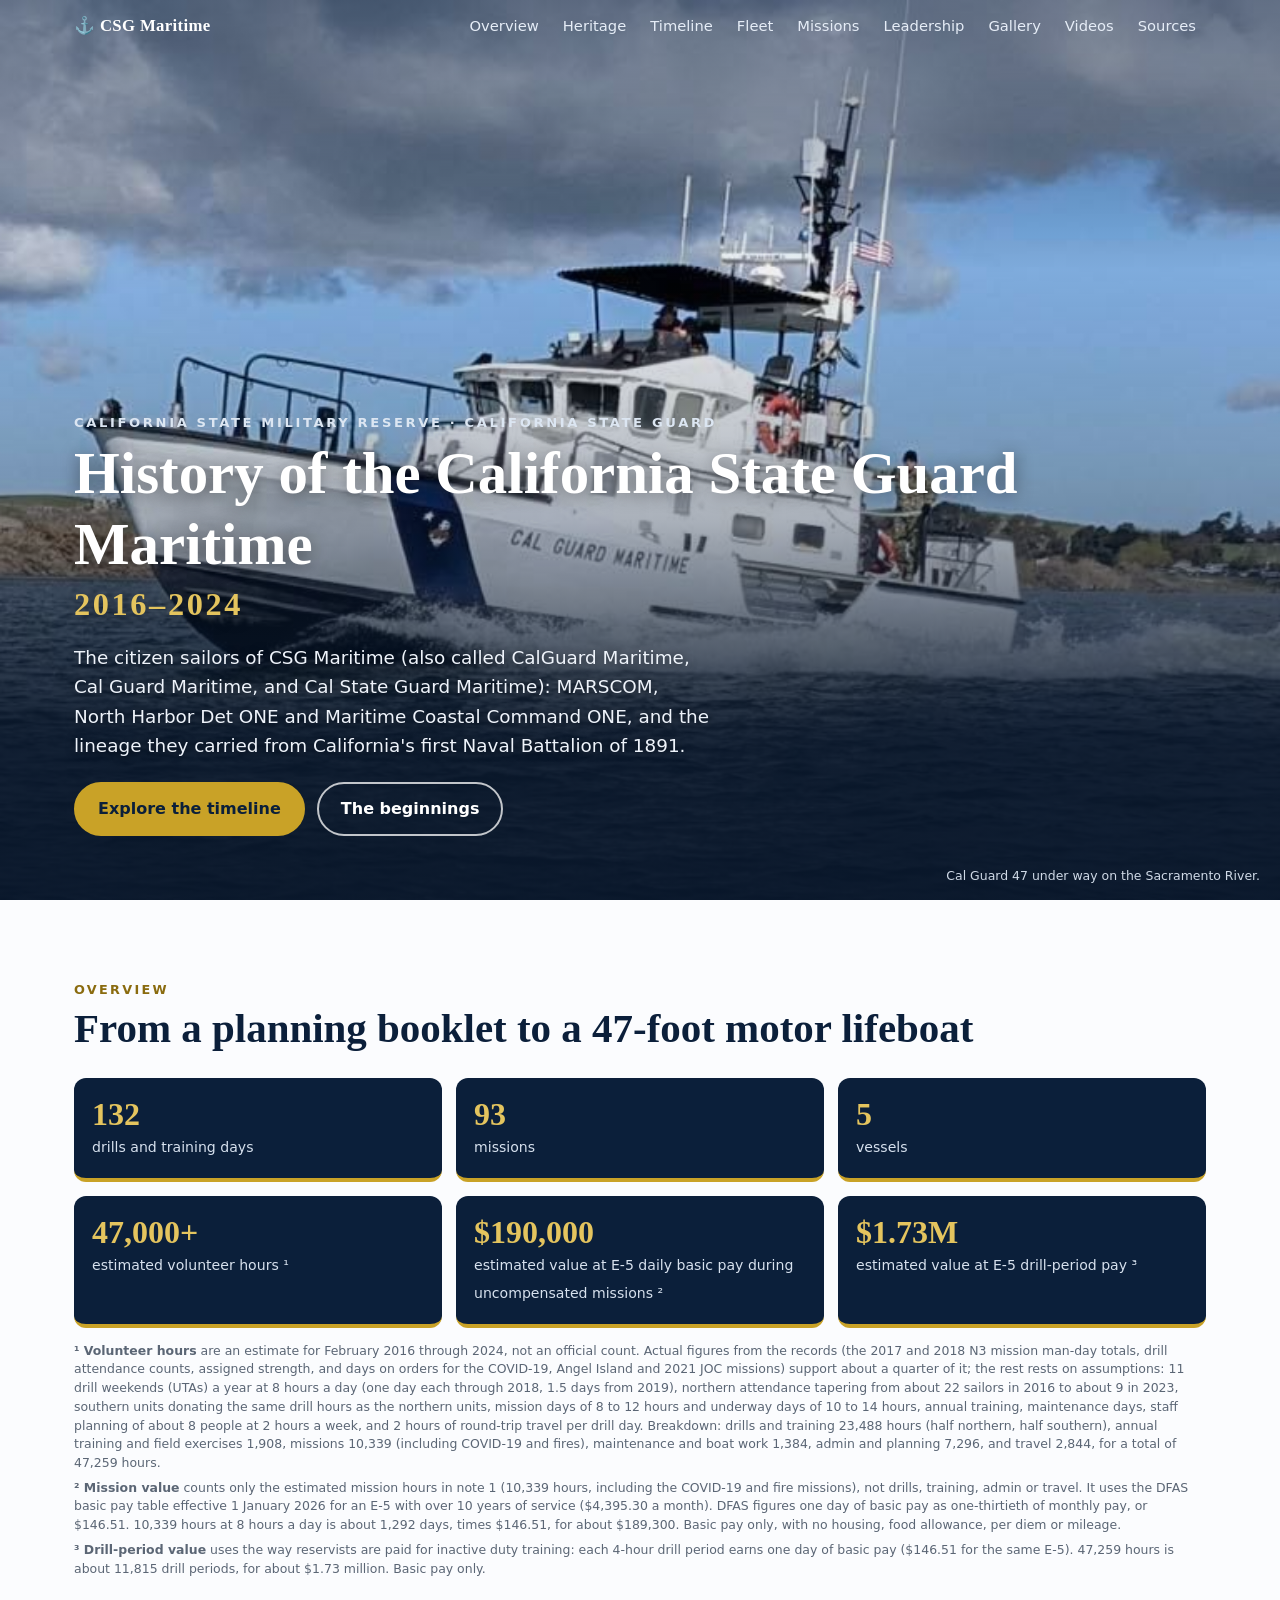
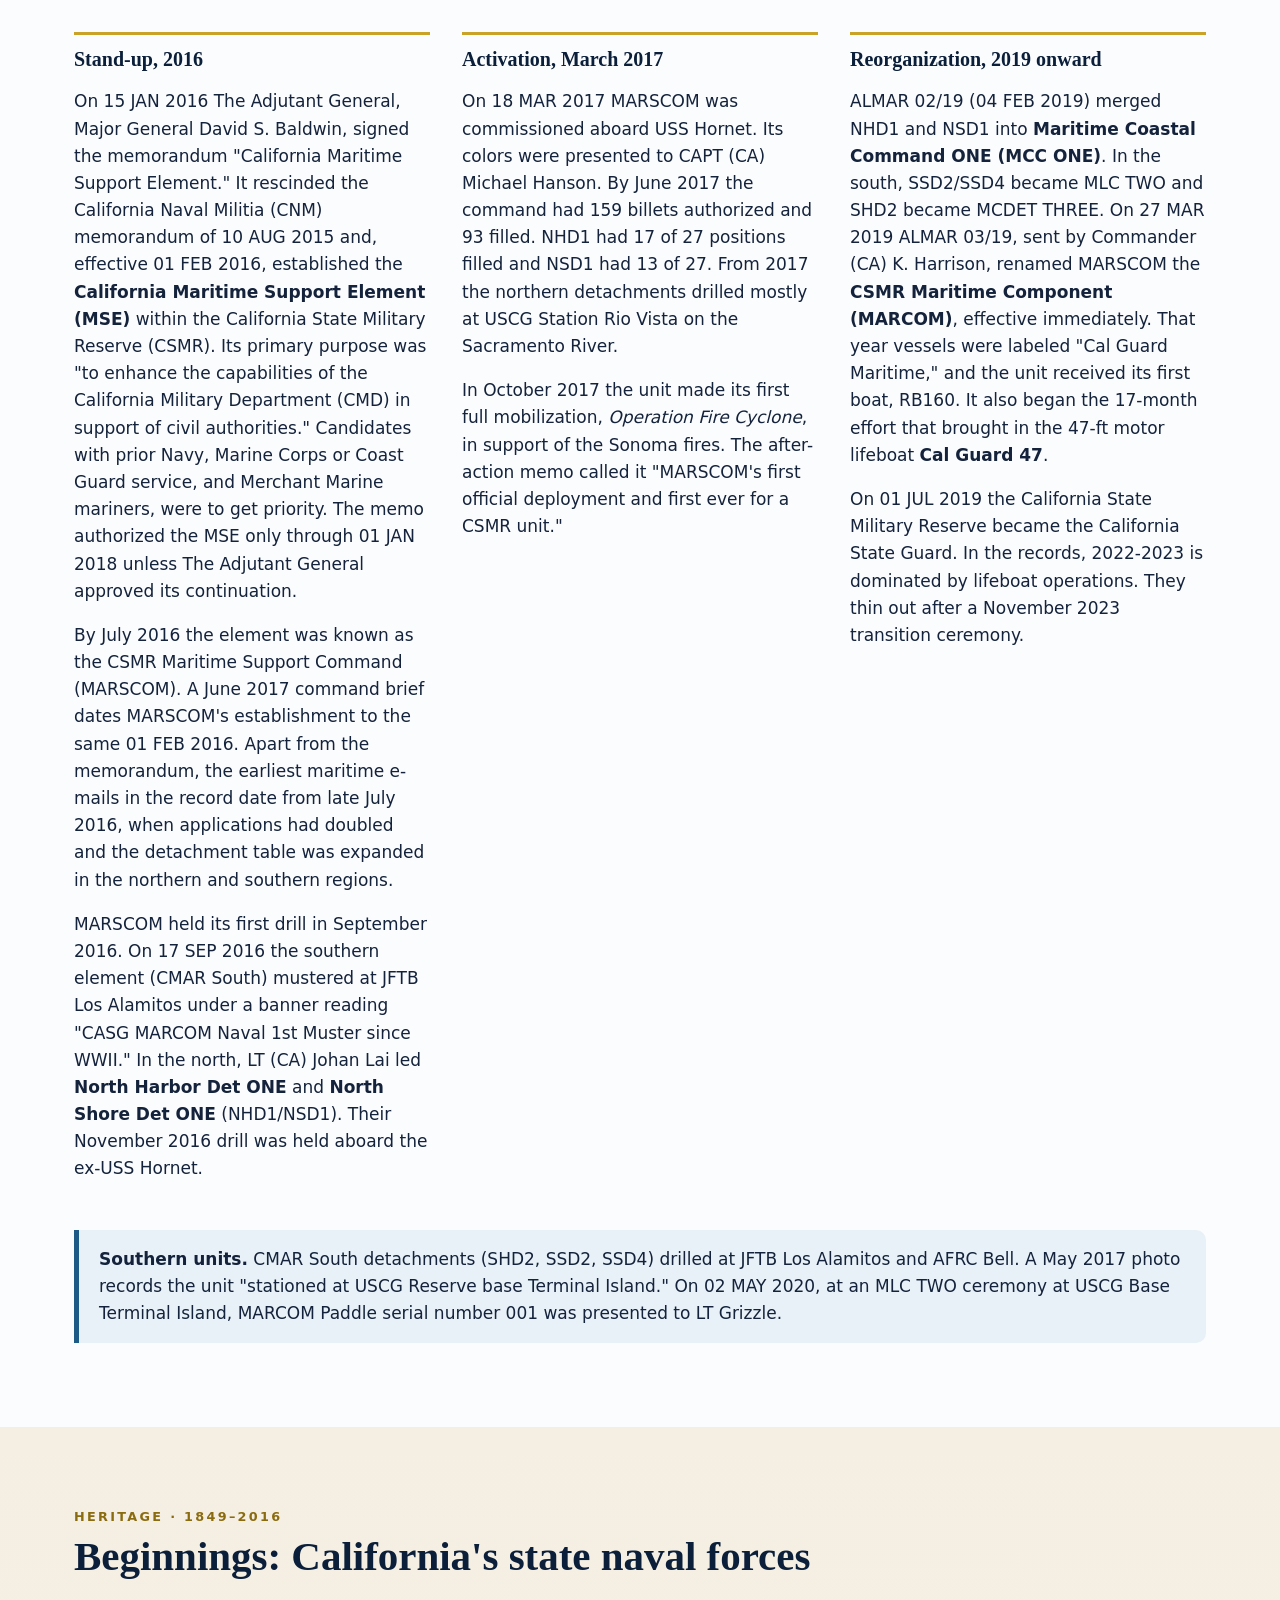
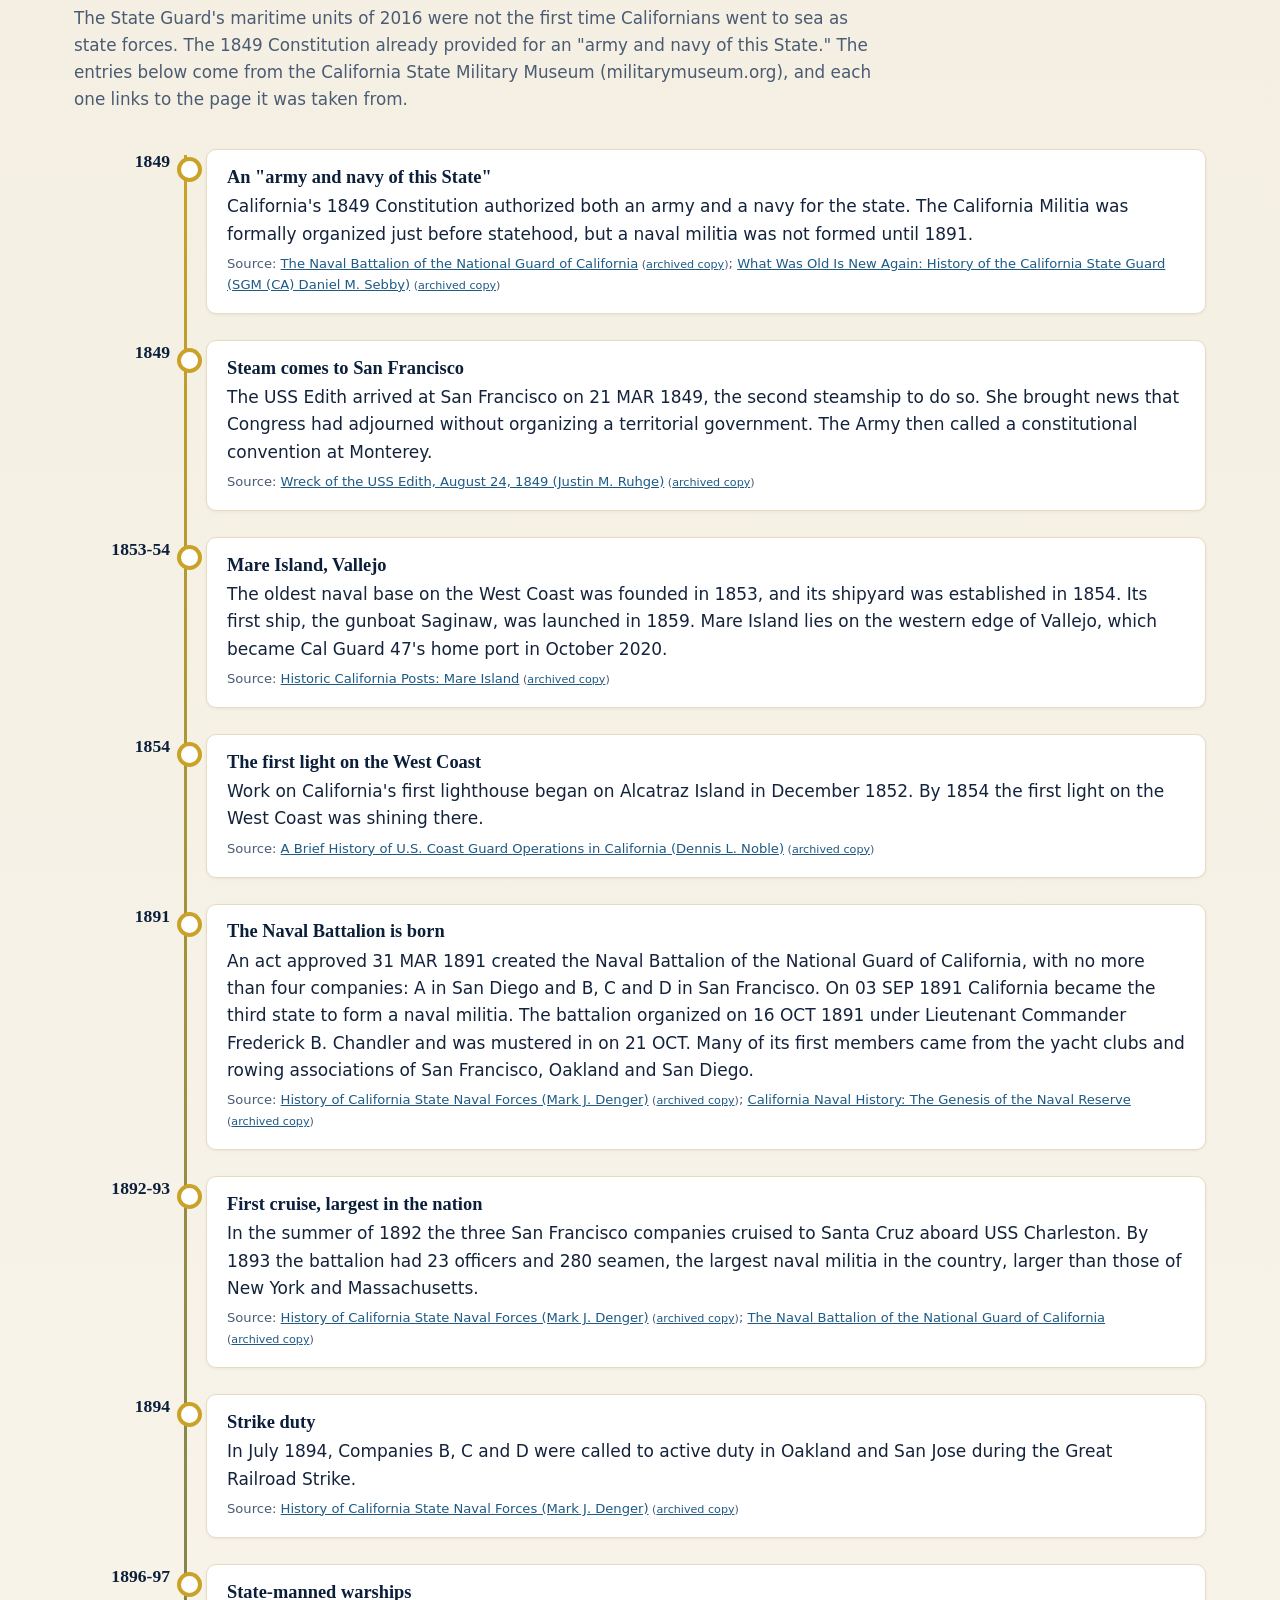
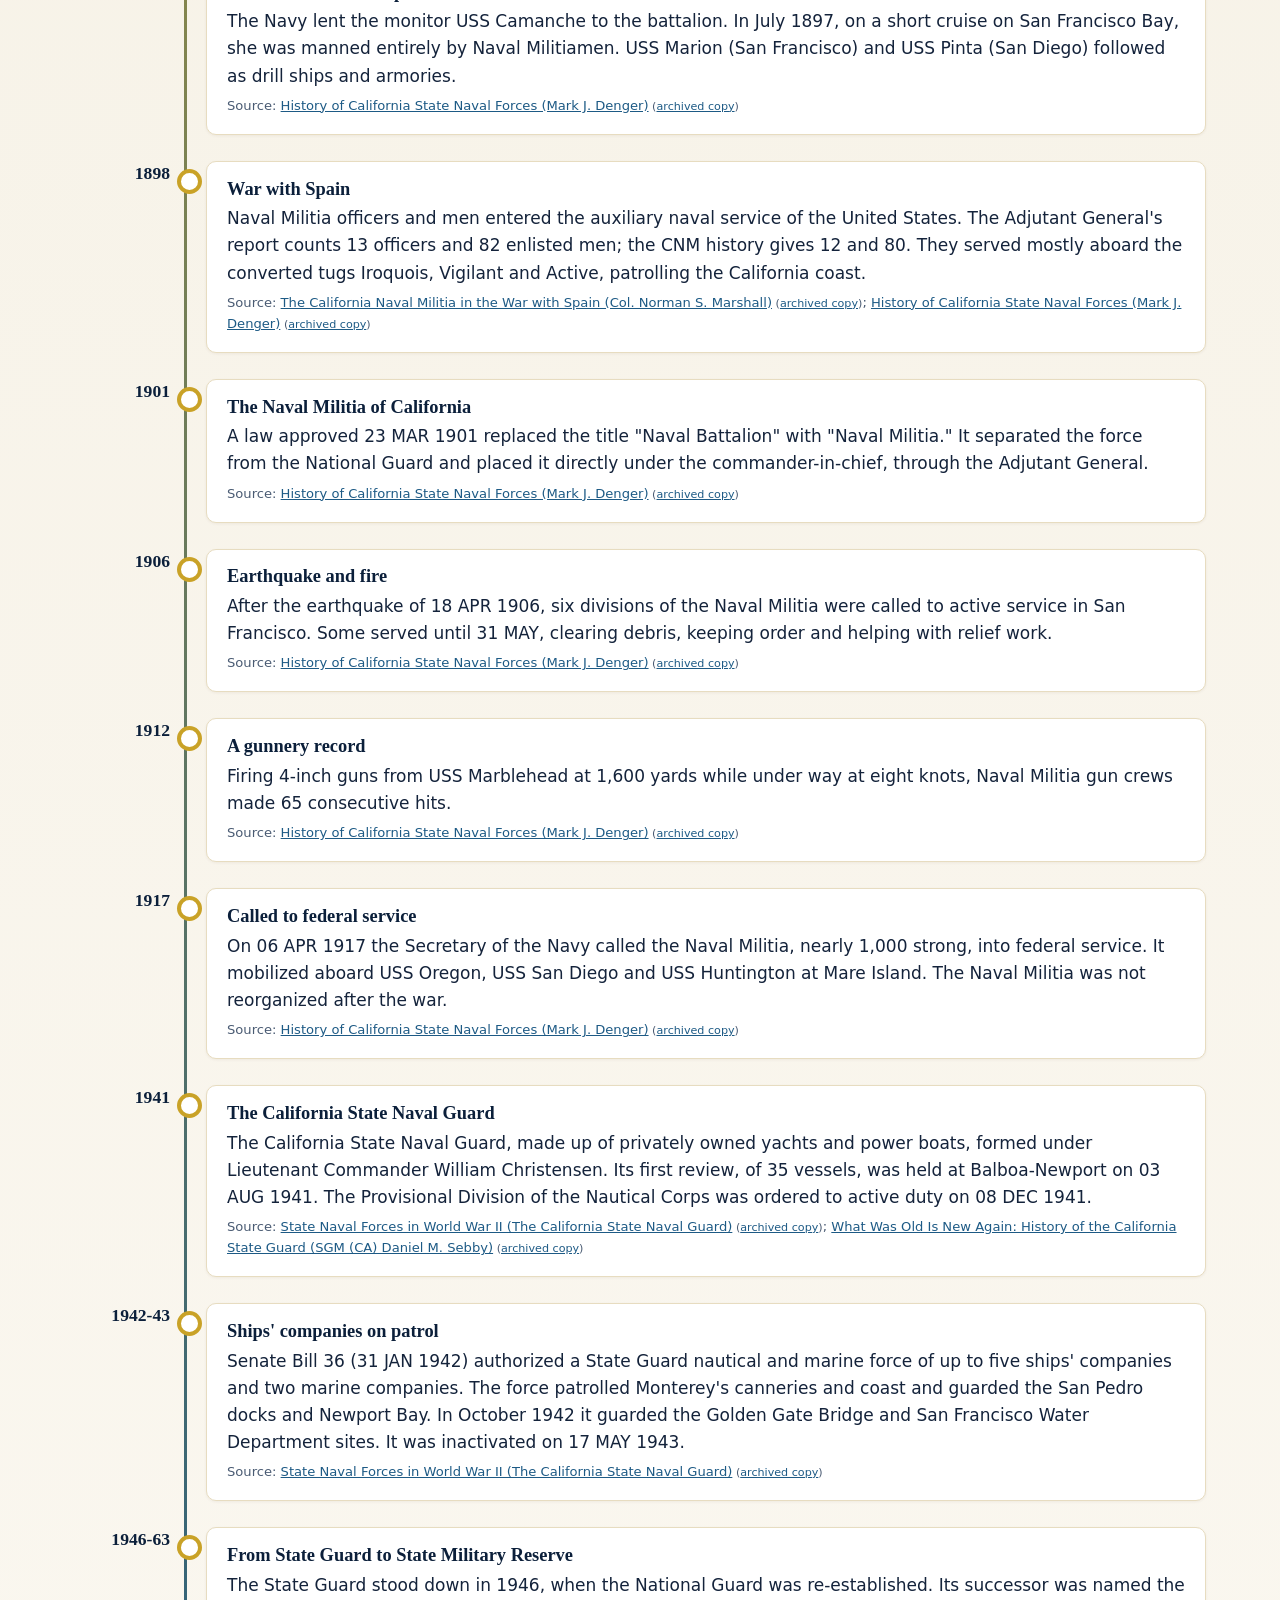
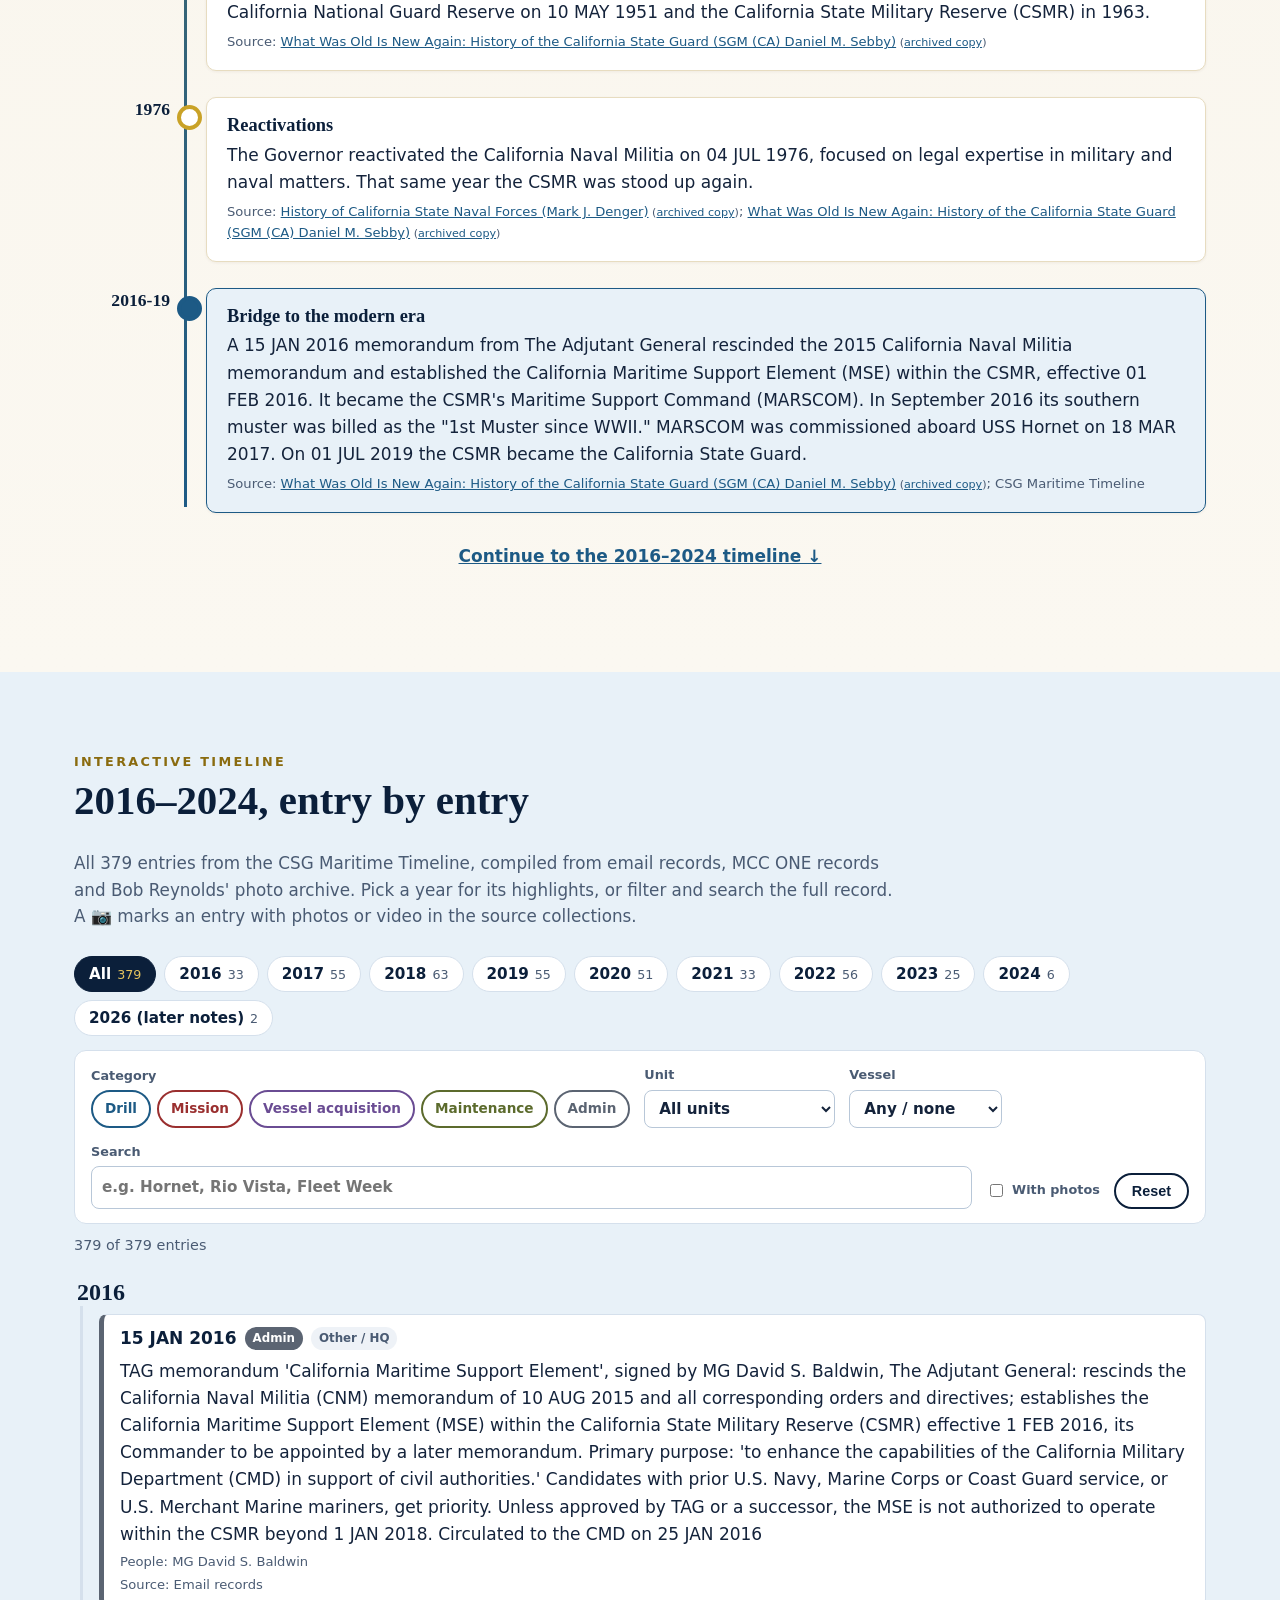
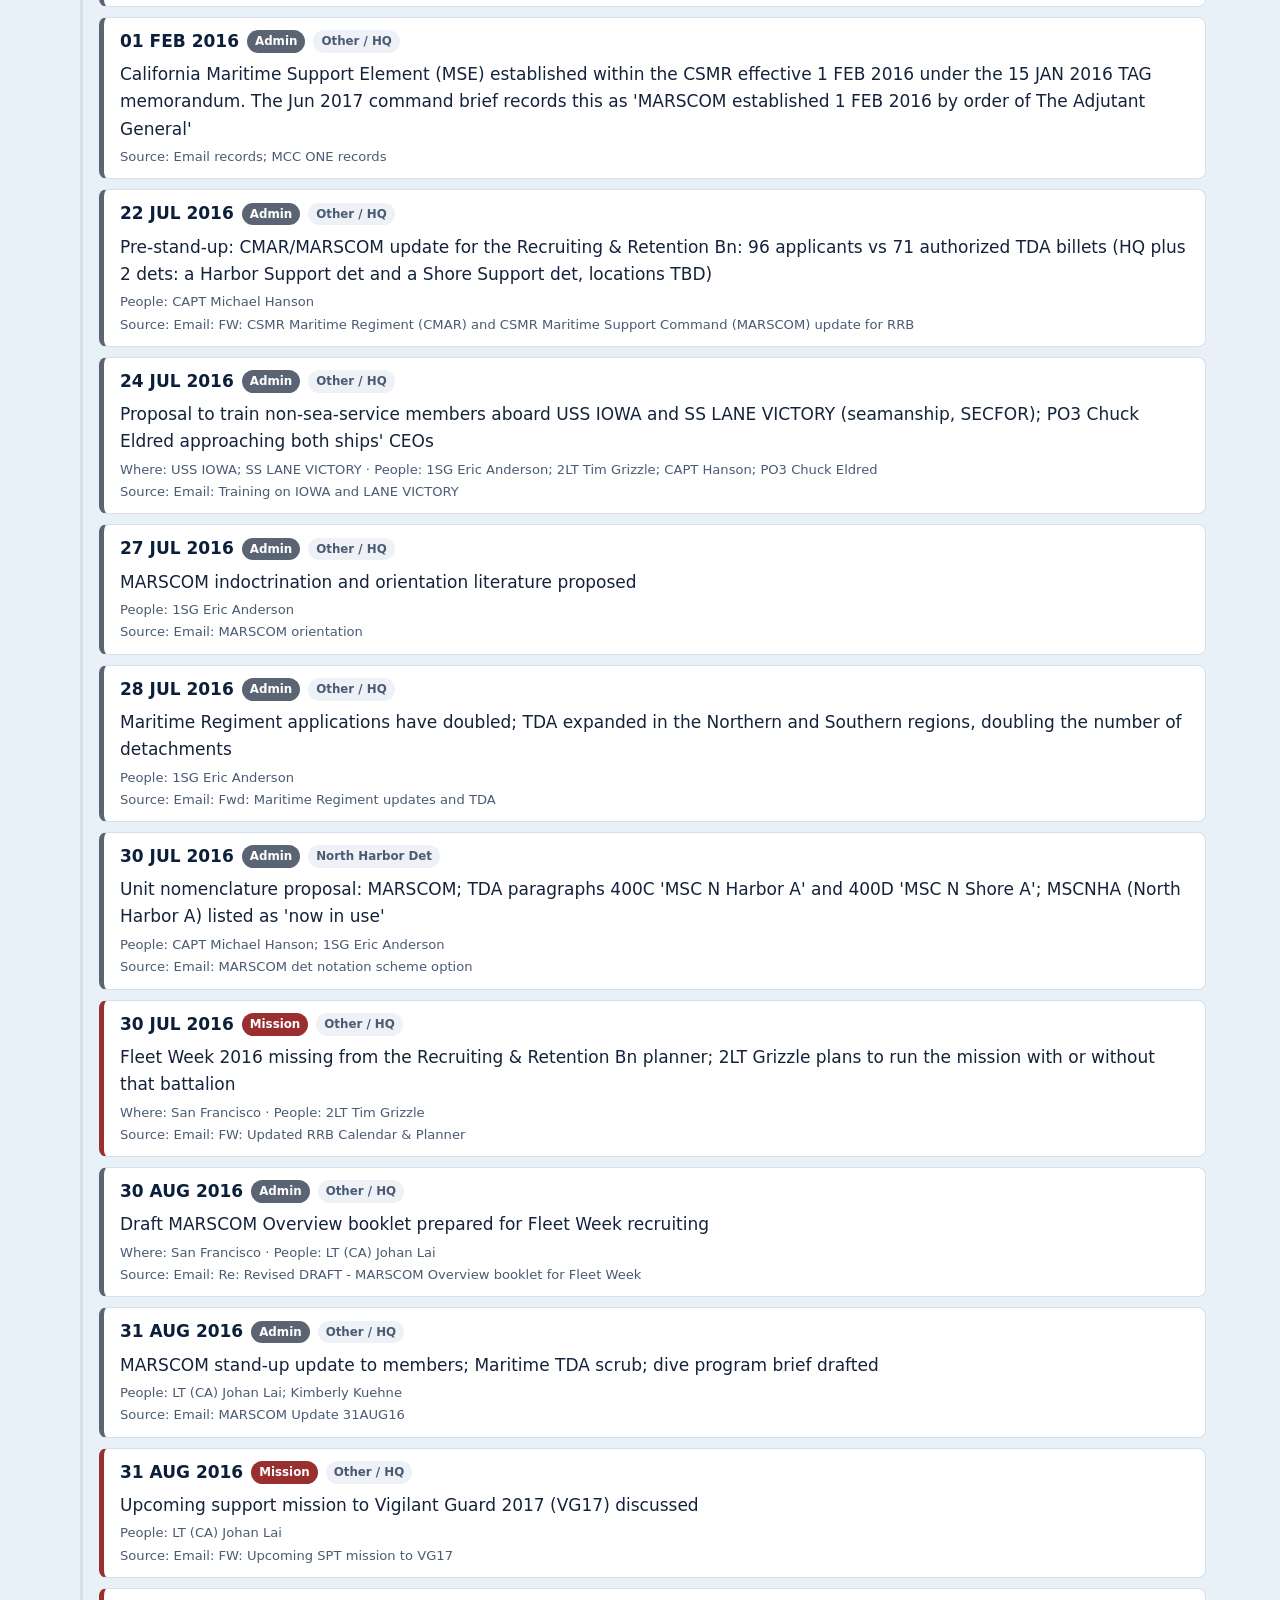
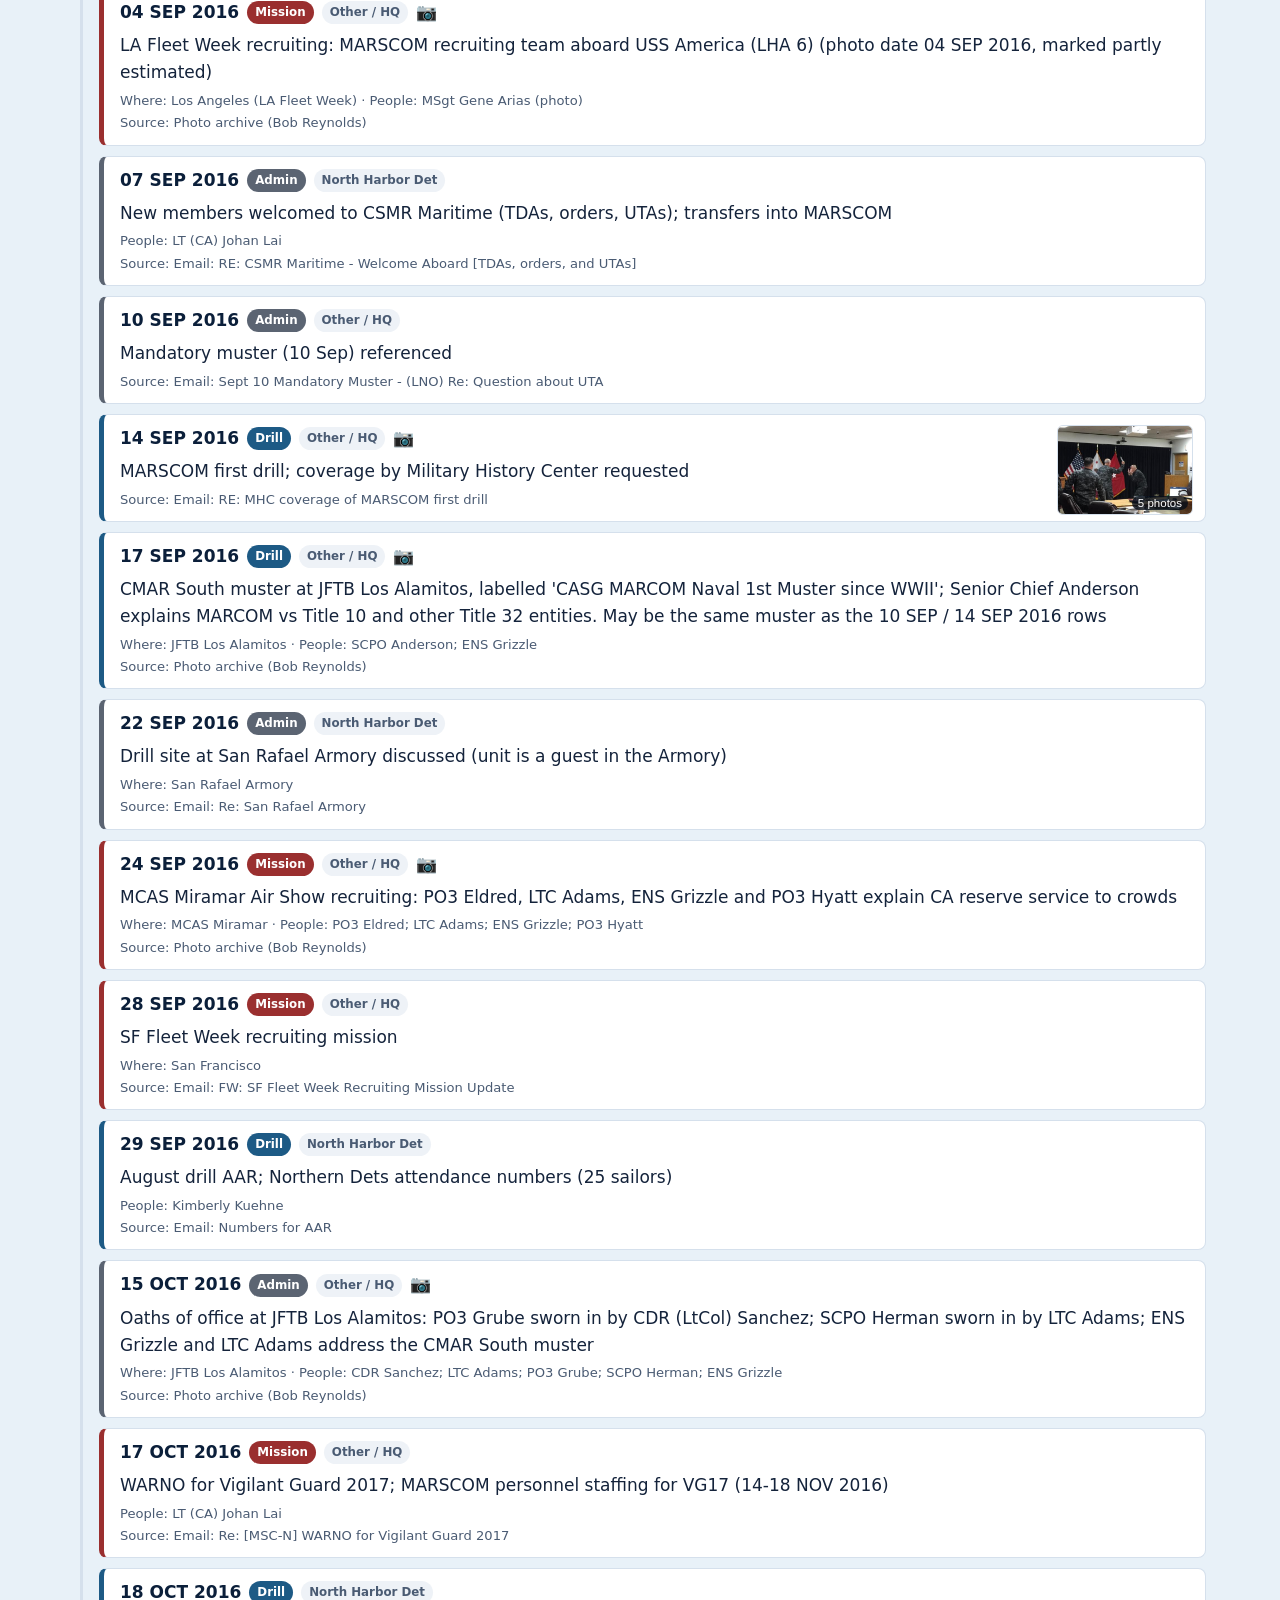
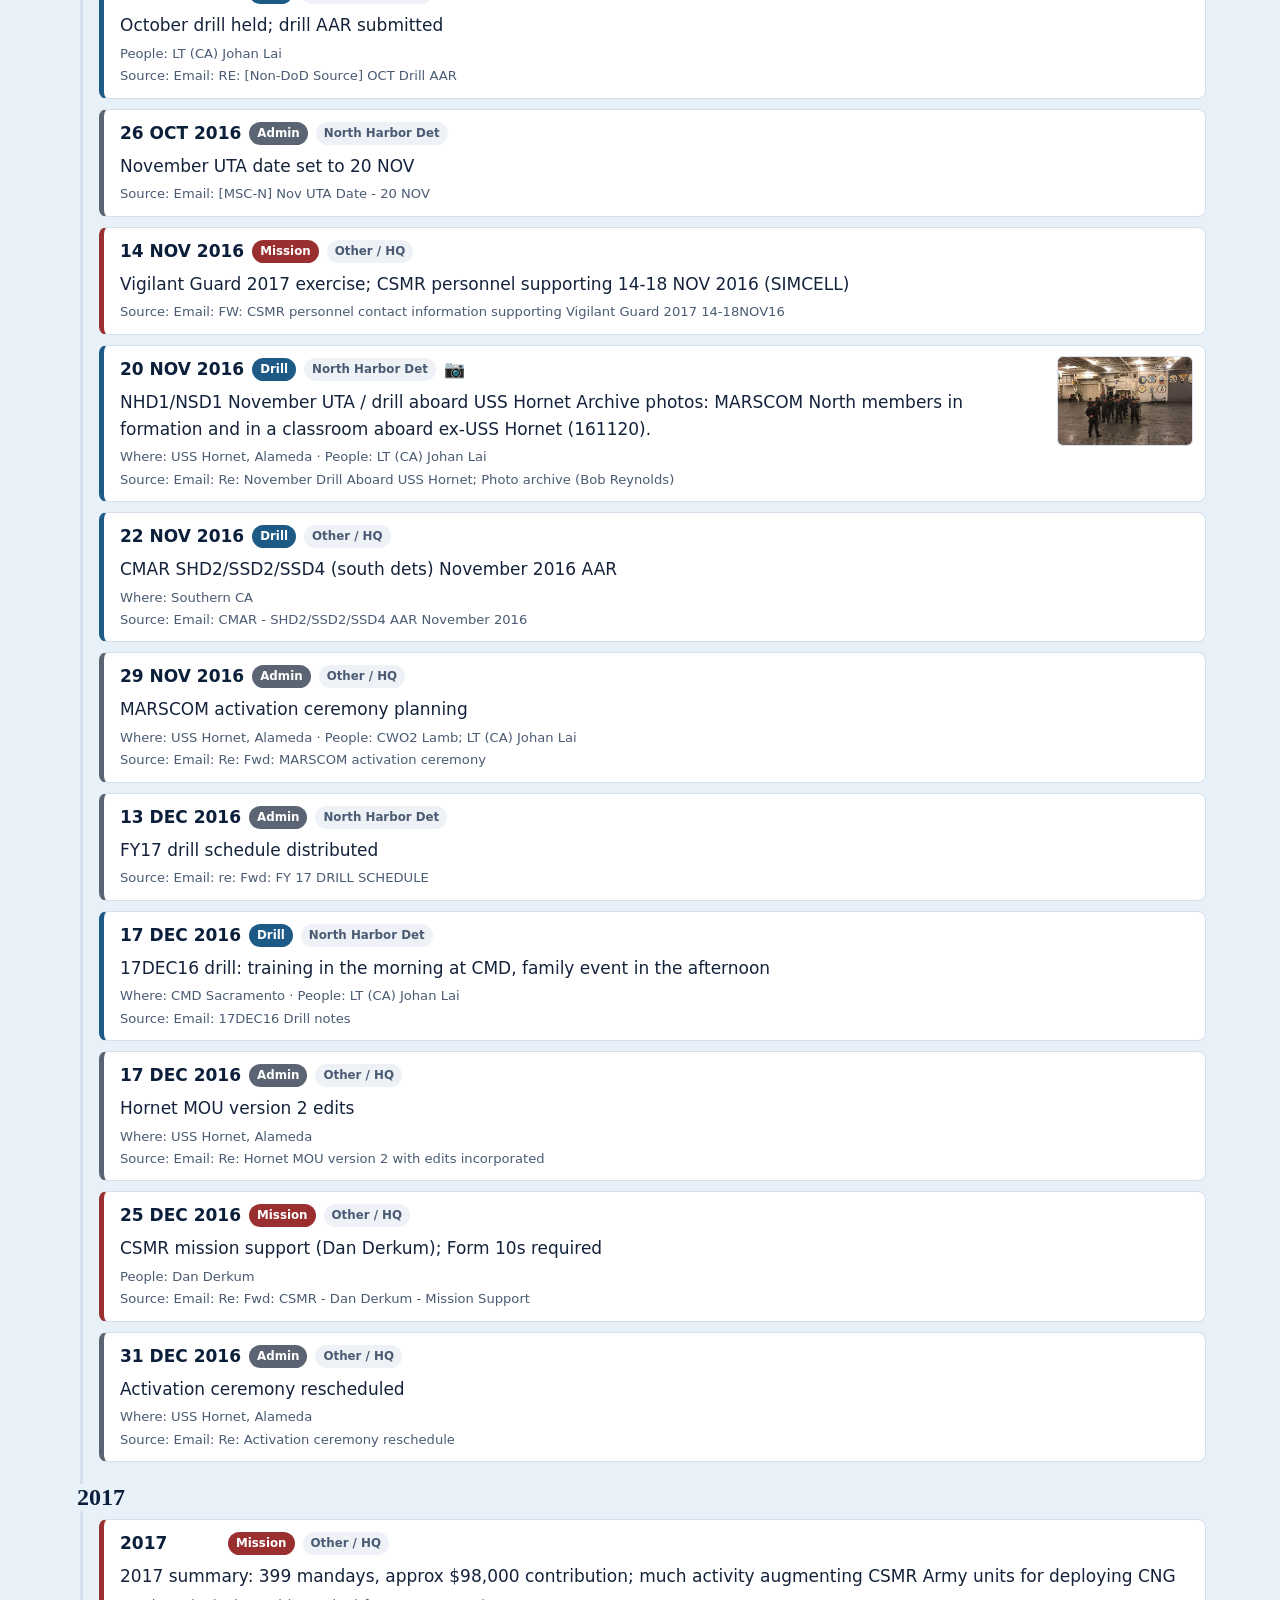
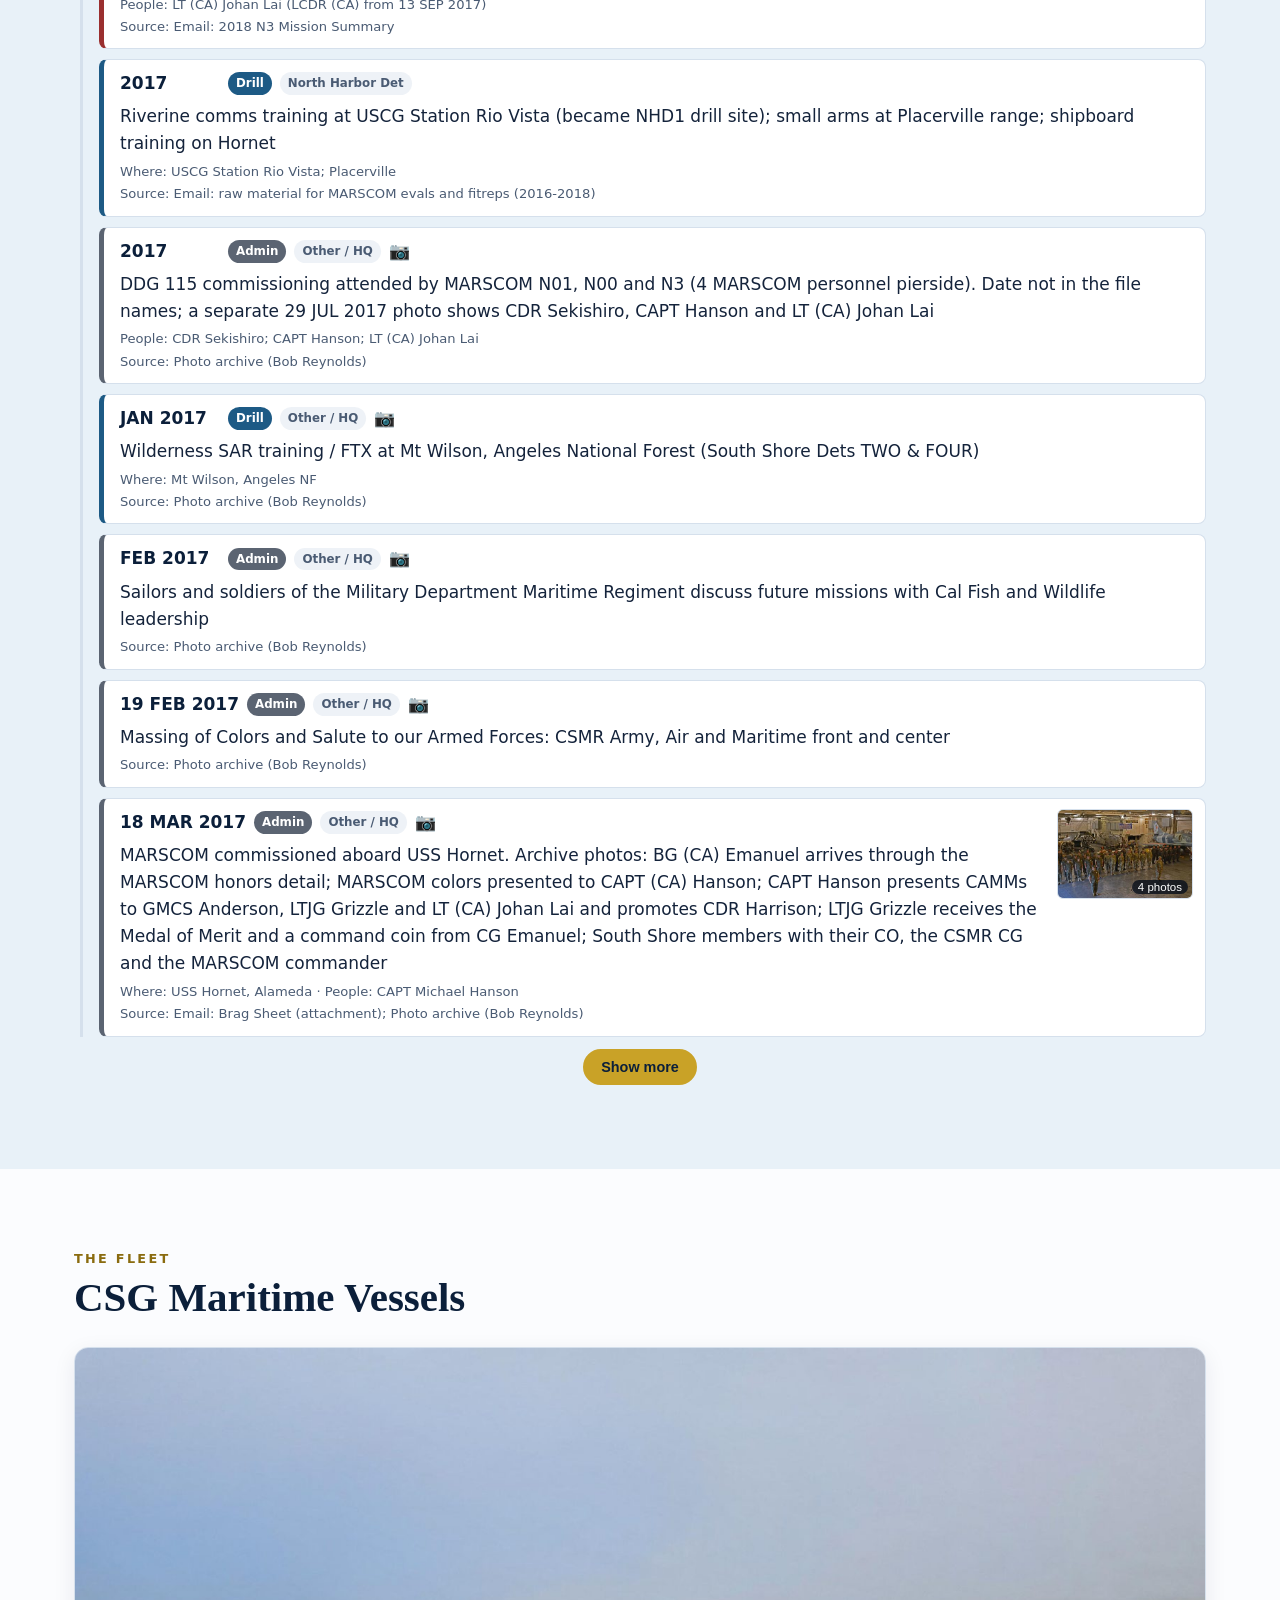
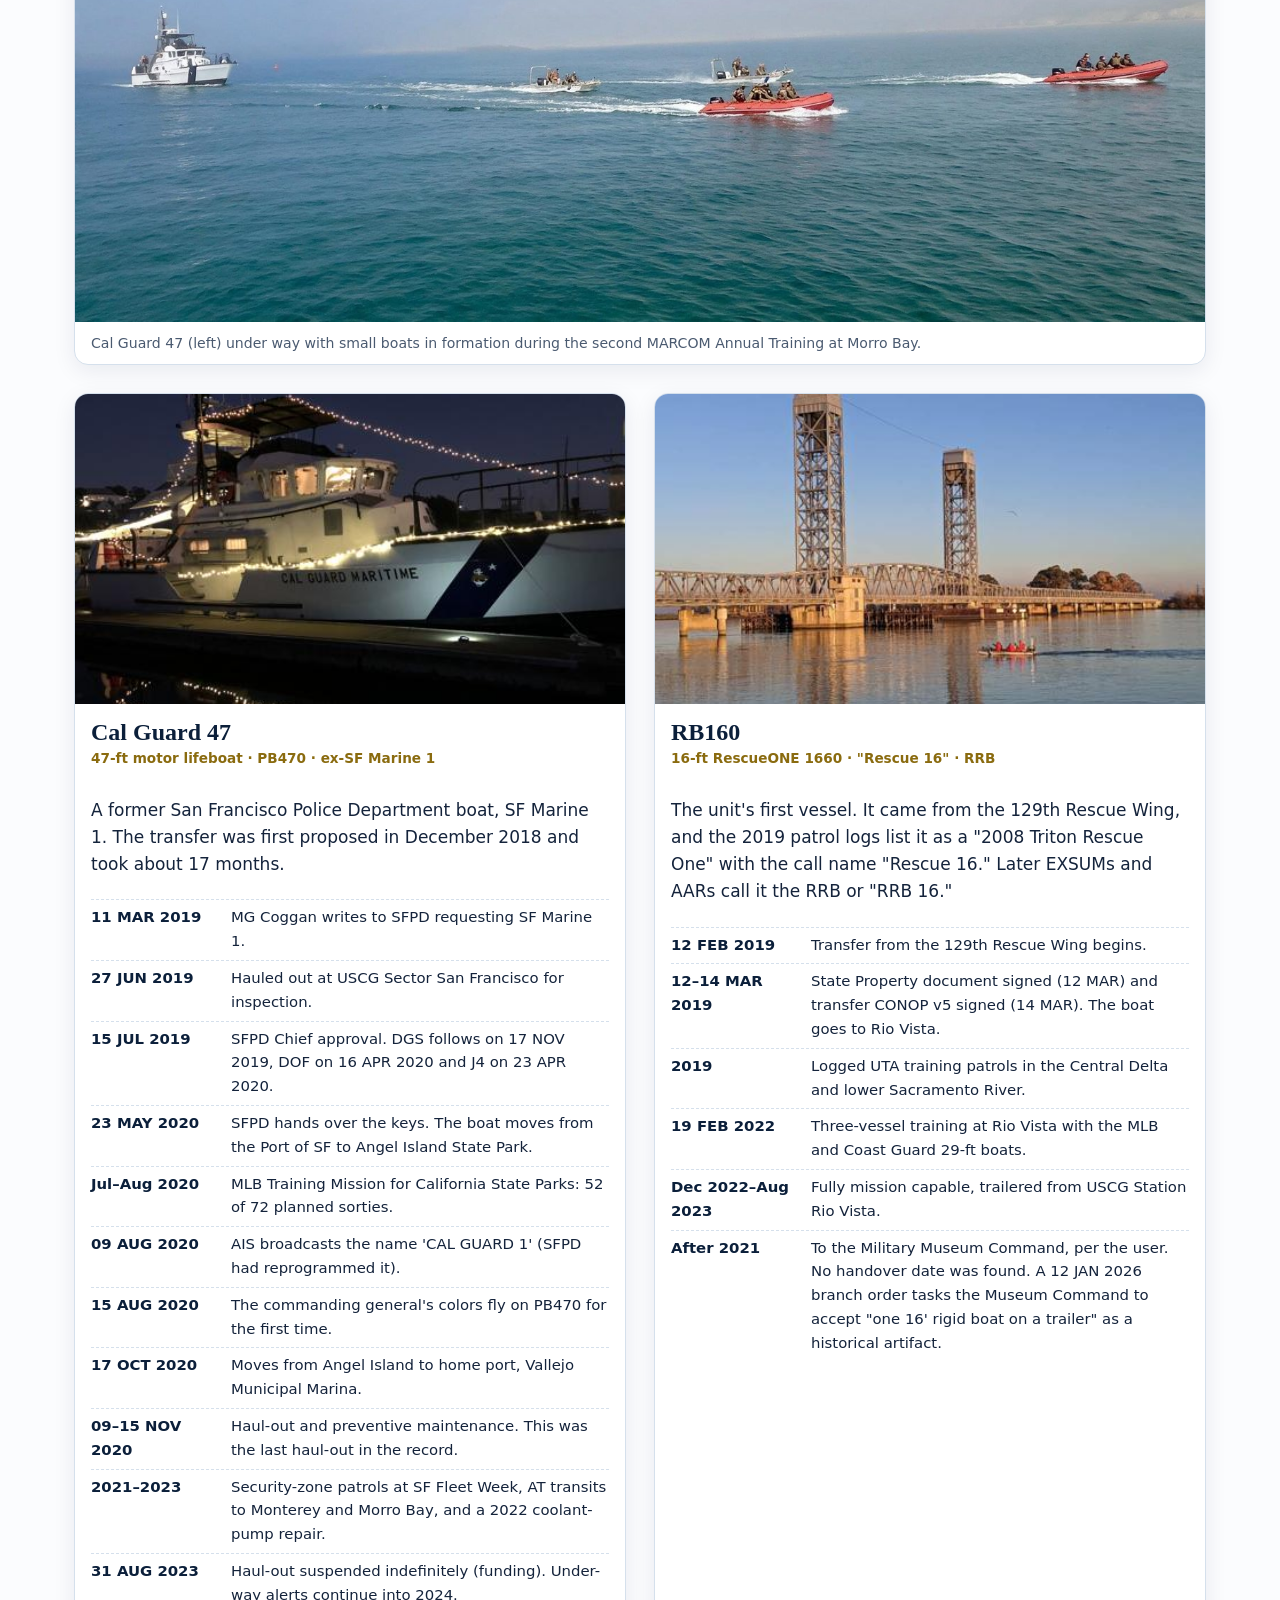
<file: index.html>
<!doctype html>
<html lang="en">
<head>
<meta charset="utf-8">
<meta name="viewport" content="width=device-width, initial-scale=1">
<title>California State Guard Maritime (CSG Maritime, CalGuard / Cal Guard Maritime, Cal State Guard Maritime) History, 2016-2024</title>
<meta name="description" content="History of California State Guard maritime units (CSG Maritime, also called CalGuard Maritime, Cal Guard Maritime, and Cal State Guard Maritime): MARSCOM, MCC ONE, North Harbor Detachment, the 47-ft motor lifeboat Cal Guard 47 and RB160, and the naval militia heritage back to 1891.">
<meta name="keywords" content="California State Guard Maritime, CSG Maritime, CalGuard Maritime, Cal Guard Maritime, Cal State Guard Maritime, California State Guard, CSG, CSMR Maritime, California State Military Reserve, MARSCOM, Maritime Security Command, Maritime Coastal Command ONE, MCC ONE, North Harbor Detachment, North Shore Detachment, Cal Guard 47, RB160, California Naval Militia, California Naval Battalion, California Military Department, maritime history, San Francisco Bay, Sacramento River">
<meta name="robots" content="index, follow, max-image-preview:large">
<meta name="author" content="CSG Maritime history project">
<meta name="theme-color" content="#0b1f3a">
<link rel="canonical" href="https://lobodawg.github.io/csg-maritime-history/">
<meta property="og:type" content="website">
<meta property="og:site_name" content="CSG Maritime">
<meta property="og:title" content="California State Guard Maritime (CSG Maritime, CalGuard / Cal Guard Maritime, Cal State Guard Maritime) History">
<meta property="og:description" content="History of California State Guard maritime units (CSG Maritime, also called CalGuard Maritime, Cal Guard Maritime, and Cal State Guard Maritime): MARSCOM, MCC ONE, North Harbor Detachment, the 47-ft motor lifeboat Cal Guard 47 and RB160, and the naval militia heritage back to 1891.">
<meta property="og:url" content="https://lobodawg.github.io/csg-maritime-history/">
<meta property="og:image" content="https://lobodawg.github.io/csg-maritime-history/assets/img/og-card.jpg">
<meta property="og:image:width" content="1200">
<meta property="og:image:height" content="630">
<meta property="og:image:alt" content="Cal Guard 47 under way at speed on the Sacramento River">
<meta property="og:locale" content="en_US">
<meta name="twitter:card" content="summary_large_image">
<meta name="twitter:title" content="California State Guard Maritime (CSG Maritime, CalGuard / Cal Guard Maritime, Cal State Guard Maritime) History">
<meta name="twitter:description" content="History of California State Guard maritime units (CSG Maritime, also called CalGuard Maritime, Cal Guard Maritime, and Cal State Guard Maritime): MARSCOM, MCC ONE, North Harbor Detachment, the 47-ft motor lifeboat Cal Guard 47 and RB160, and the naval militia heritage back to 1891.">
<meta name="twitter:image" content="https://lobodawg.github.io/csg-maritime-history/assets/img/og-card.jpg">
<script type="application/ld+json">{"@context": "https://schema.org", "@graph": [{"@type": "WebSite", "@id": "https://lobodawg.github.io/csg-maritime-history/#website", "url": "https://lobodawg.github.io/csg-maritime-history/", "name": "California State Guard Maritime", "alternateName": ["CSG Maritime", "CalGuard Maritime", "Cal Guard Maritime", "Cal State Guard Maritime", "California State Guard Maritime History", "CSMR Maritime"], "inLanguage": "en-US"}, {"@type": "WebPage", "@id": "https://lobodawg.github.io/csg-maritime-history/#webpage", "url": "https://lobodawg.github.io/csg-maritime-history/", "name": "California State Guard Maritime (CSG Maritime) History, 2016-2024", "description": "History of California State Guard maritime units (CSG Maritime, also called CalGuard Maritime, Cal Guard Maritime, and Cal State Guard Maritime): MARSCOM, MCC ONE, North Harbor Detachment, the 47-ft motor lifeboat Cal Guard 47 and RB160, and the naval militia heritage back to 1891.", "isPartOf": {"@id": "https://lobodawg.github.io/csg-maritime-history/#website"}, "primaryImageOfPage": "https://lobodawg.github.io/csg-maritime-history/assets/img/og-card.jpg", "about": [{"@type": "Thing", "name": "California State Guard"}, {"@type": "Thing", "name": "CSG Maritime"}, {"@type": "Thing", "name": "California Naval Militia"}], "keywords": "California State Guard Maritime, CSG Maritime, Cal Guard Maritime, Cal State Guard Maritime, California State Guard, CSG, CSMR Maritime, California State Military Reserve, MARSCOM, Maritime Security Command, Maritime Coastal Command ONE, MCC ONE, North Harbor Detachment, North Shore Detachment, Cal Guard 47, RB160, California Naval Militia, California Naval Battalion, California Military Department, maritime history, San Francisco Bay, Sacramento River"}, {"@type": "VideoObject", "name": "Maritime Operations - CA State Guard", "description": "Official California State Guard video introducing its Maritime Command and inviting new members to join.", "thumbnailUrl": "https://i.ytimg.com/vi/DG62JGD5u5o/hqdefault.jpg", "uploadDate": "2021-12-03T18:07:07-08:00", "url": "https://www.youtube.com/watch?v=DG62JGD5u5o", "embedUrl": "https://www.youtube.com/embed/DG62JGD5u5o", "author": {"@type": "Organization", "name": "California State Guard"}, "isPartOf": {"@id": "https://lobodawg.github.io/csg-maritime-history/#webpage"}}, {"@type": "VideoObject", "name": "ND3 Macabales - Maritime Coastal Command 1", "description": "Official CSG member profile from Maritime Coastal Command ONE (MCC ONE).", "thumbnailUrl": "https://i.ytimg.com/vi/FKv2-YR2jM8/hqdefault.jpg", "uploadDate": "2021-02-12T17:47:44-08:00", "url": "https://www.youtube.com/watch?v=FKv2-YR2jM8", "embedUrl": "https://www.youtube.com/embed/FKv2-YR2jM8", "author": {"@type": "Organization", "name": "California State Guard"}, "isPartOf": {"@id": "https://lobodawg.github.io/csg-maritime-history/#webpage"}}, {"@type": "VideoObject", "name": "MCC ONE First Haul-Out 09-13 Nov 2020 CSG Maritime", "description": "MCC ONE crew moves Cal Guard 47 from Vallejo to Napa Valley Marina for its first haul-out since the transfer from SFPD, 09-13 NOV 2020.", "thumbnailUrl": "https://i.ytimg.com/vi/AthRLgIGkvk/hqdefault.jpg", "uploadDate": "2025-02-02T20:16:13-08:00", "url": "https://www.youtube.com/watch?v=AthRLgIGkvk", "embedUrl": "https://www.youtube.com/embed/AthRLgIGkvk", "author": {"@type": "Person", "name": "Johan Lai"}, "isPartOf": {"@id": "https://lobodawg.github.io/csg-maritime-history/#webpage"}}, {"@type": "VideoObject", "name": "MCC ONE maintenance drill weekend 17 July 2021 CSG Maritime", "description": "Routine maintenance by the MCC ONE crew on the July 2021 UTA weekend.", "thumbnailUrl": "https://i.ytimg.com/vi/GFBhkO01gsM/hqdefault.jpg", "uploadDate": "2025-02-02T19:37:24-08:00", "url": "https://www.youtube.com/watch?v=GFBhkO01gsM", "embedUrl": "https://www.youtube.com/embed/GFBhkO01gsM", "author": {"@type": "Person", "name": "Johan Lai"}, "isPartOf": {"@id": "https://lobodawg.github.io/csg-maritime-history/#webpage"}}, {"@type": "VideoObject", "name": "MCC ONE morale video CSG Maritime", "description": "Short MCC ONE morale video, produced in 2022.", "thumbnailUrl": "https://i.ytimg.com/vi/i1Jg6Dx_qYg/hqdefault.jpg", "uploadDate": "2024-09-25T22:51:38-07:00", "url": "https://www.youtube.com/watch?v=i1Jg6Dx_qYg", "embedUrl": "https://www.youtube.com/embed/i1Jg6Dx_qYg", "author": {"@type": "Person", "name": "Johan Lai"}, "isPartOf": {"@id": "https://lobodawg.github.io/csg-maritime-history/#webpage"}}, {"@type": "VideoObject", "name": "MCC ONE 2023 Year End CSG Maritime", "description": "MCC ONE's 2023 year-end video, produced by AG3 Stephan Meholick.", "thumbnailUrl": "https://i.ytimg.com/vi/hon7RZGt3a8/hqdefault.jpg", "uploadDate": "2024-09-25T22:50:39-07:00", "url": "https://www.youtube.com/watch?v=hon7RZGt3a8", "embedUrl": "https://www.youtube.com/embed/hon7RZGt3a8", "author": {"@type": "Person", "name": "Johan Lai"}, "isPartOf": {"@id": "https://lobodawg.github.io/csg-maritime-history/#webpage"}}, {"@type": "VideoObject", "name": "2020 CSG Response - Year in Review", "description": "Official CSG review of its 2020 missions: food bank support, wildland fire, COVID-19 medical support and NCO training.", "thumbnailUrl": "https://i.ytimg.com/vi/fk0I-6IAEd8/hqdefault.jpg", "uploadDate": "2021-01-15T12:14:38-08:00", "url": "https://www.youtube.com/watch?v=fk0I-6IAEd8", "embedUrl": "https://www.youtube.com/embed/fk0I-6IAEd8", "author": {"@type": "Organization", "name": "California State Guard"}, "isPartOf": {"@id": "https://lobodawg.github.io/csg-maritime-history/#webpage"}}, {"@type": "VideoObject", "name": "CALIFORNIA STATE GUARD HISTORY", "description": "A history of the California State Guard from the CSG Joint Training Command.", "thumbnailUrl": "https://i.ytimg.com/vi/uOSR5-r9P0s/hqdefault.jpg", "uploadDate": "2021-01-30T13:43:47-08:00", "url": "https://www.youtube.com/watch?v=uOSR5-r9P0s", "embedUrl": "https://www.youtube.com/embed/uOSR5-r9P0s", "author": {"@type": "Organization", "name": "CALIFORNIA STATE GUARD JOINT TRAINING COMMAND"}, "isPartOf": {"@id": "https://lobodawg.github.io/csg-maritime-history/#webpage"}}, {"@type": "VideoObject", "name": "California State Guard During World War II", "description": "The 1941-1946 State Guard that replaced the mobilized National Guard: the era of the California State Naval Guard and its ships' companies.", "thumbnailUrl": "https://i.ytimg.com/vi/yKiSLC6t3SM/hqdefault.jpg", "uploadDate": "2024-12-07T18:20:19-08:00", "url": "https://www.youtube.com/watch?v=yKiSLC6t3SM", "embedUrl": "https://www.youtube.com/embed/yKiSLC6t3SM", "author": {"@type": "Organization", "name": "California State Military History & Museum Program"}, "isPartOf": {"@id": "https://lobodawg.github.io/csg-maritime-history/#webpage"}}, {"@type": "VideoObject", "name": "MARE ISLAND NAVAL SHIPYARD CENTENNIAL FILM 1954 VALLEJO CALIFORNIA U.S. NAVY 91294", "description": "1954 U.S. Navy film for the Mare Island Naval Shipyard centennial. The shipyard sits beside Vallejo, Cal Guard 47's home port from October 2020.", "thumbnailUrl": "https://i.ytimg.com/vi/2ihfKadKJuo/hqdefault.jpg", "uploadDate": "2021-06-07T09:29:53-07:00", "url": "https://www.youtube.com/watch?v=2ihfKadKJuo", "embedUrl": "https://www.youtube.com/embed/2ihfKadKJuo", "author": {"@type": "Organization", "name": "PeriscopeFilm"}, "isPartOf": {"@id": "https://lobodawg.github.io/csg-maritime-history/#webpage"}}, {"@type": "VideoObject", "name": "Angel Island Military History 2024", "description": "The Guardhouse Museum at Fort McDowell on Angel Island, where Cal Guard 47 was staged in 2020 for the MLB training mission.", "thumbnailUrl": "https://i.ytimg.com/vi/Gd7Wb2m4Vl4/hqdefault.jpg", "uploadDate": "2024-04-25T17:49:01-07:00", "url": "https://www.youtube.com/watch?v=Gd7Wb2m4Vl4", "embedUrl": "https://www.youtube.com/embed/Gd7Wb2m4Vl4", "author": {"@type": "Organization", "name": "California State Military History & Museum Program"}, "isPartOf": {"@id": "https://lobodawg.github.io/csg-maritime-history/#webpage"}}, {"@type": "VideoObject", "name": "March 2024 Update, California State Military Museum, Rancho Cordova", "description": "A tour update from the California State Military Museum in Rancho Cordova, source of this site's Heritage section.", "thumbnailUrl": "https://i.ytimg.com/vi/63hYRQQ6Jyo/hqdefault.jpg", "uploadDate": "2024-04-25T18:12:38-07:00", "url": "https://www.youtube.com/watch?v=63hYRQQ6Jyo", "embedUrl": "https://www.youtube.com/embed/63hYRQQ6Jyo", "author": {"@type": "Organization", "name": "California State Military History & Museum Program"}, "isPartOf": {"@id": "https://lobodawg.github.io/csg-maritime-history/#webpage"}}]}</script>
<link rel="stylesheet" href="assets/style.css">
</head>
<body>
<a class="skip" href="#main">Skip to content</a>
<header class="topbar" id="topbar">
  <nav class="nav" aria-label="Sections">
    <a class="brand" href="#top"><span class="brand-mark" aria-hidden="true">&#9875;</span> CSG Maritime</a>
    <button class="nav-toggle" aria-expanded="false" aria-controls="navlinks">Menu</button>
    <ul id="navlinks">
      <li><a href="#overview">Overview</a></li>
      <li><a href="#heritage">Heritage</a></li>
      <li><a href="#timeline">Timeline</a></li>
      <li><a href="#fleet">Fleet</a></li>
      <li><a href="#missions">Missions</a></li>
      <li><a href="#leadership">Leadership</a></li>
      <li><a href="#gallery">Gallery</a></li>
      <li><a href="#videos">Videos</a></li>
      <li><a href="#sources">Sources</a></li>
    </ul>
  </nav>
</header>

<section class="hero" id="top">
  <img class="hero-img" src="assets/img/mlb_sacriver.jpg" alt="Cal Guard 47 under way at speed on the Sacramento River">
  <div class="hero-shade"></div>
  <div class="hero-text">
    <p class="eyebrow">California State Military Reserve &middot; California State Guard</p>
    <h1>History of the California State Guard Maritime<span>2016&ndash;2024</span></h1>
    <p class="lede">The citizen sailors of CSG Maritime (also called CalGuard Maritime, Cal Guard Maritime, and Cal State Guard Maritime): MARSCOM, North Harbor Det ONE and Maritime Coastal Command ONE, and the lineage they carried from California's first Naval Battalion of 1891.</p>
    <div class="hero-cta"><a class="btn" href="#timeline">Explore the timeline</a><a class="btn ghost" href="#heritage">The beginnings</a></div>
  </div>
  <p class="hero-cap">Cal Guard 47 under way on the Sacramento River.</p>
</section>

<main id="main">

<section class="band" id="overview">
  <div class="wrap">
    <p class="kicker">Overview</p>
    <h2>From a planning booklet to a 47-foot motor lifeboat</h2>
    <div class="stats" id="stats"></div>
    <ol class="statnotes">
      <li><b>&sup1; Volunteer hours</b> are an estimate for February 2016 through 2024, not an official count. Actual figures from the records (the 2017 and 2018 N3 mission man-day totals, drill attendance counts, assigned strength, and days on orders for the COVID-19, Angel Island and 2021 JOC missions) support about a quarter of it; the rest rests on assumptions: 11 drill weekends (UTAs) a year at 8 hours a day (one day each through 2018, 1.5 days from 2019), northern attendance tapering from about 22 sailors in 2016 to about 9 in 2023, southern units donating the same drill hours as the northern units, mission days of 8 to 12 hours and underway days of 10 to 14 hours, annual training, maintenance days, staff planning of about 8 people at 2 hours a week, and 2 hours of round-trip travel per drill day. Breakdown: drills and training 23,488 hours (half northern, half southern), annual training and field exercises 1,908, missions 10,339 (including COVID-19 and fires), maintenance and boat work 1,384, admin and planning 7,296, and travel 2,844, for a total of 47,259 hours.</li>
      <li><b>&sup2; Mission value</b> counts only the estimated mission hours in note 1 (10,339 hours, including the COVID-19 and fire missions), not drills, training, admin or travel. It uses the DFAS basic pay table effective 1 January 2026 for an E-5 with over 10 years of service ($4,395.30 a month). DFAS figures one day of basic pay as one-thirtieth of monthly pay, or $146.51. 10,339 hours at 8 hours a day is about 1,292 days, times $146.51, for about $189,300. Basic pay only, with no housing, food allowance, per diem or mileage.</li>
      <li><b>&sup3; Drill-period value</b> uses the way reservists are paid for inactive duty training: each 4-hour drill period earns one day of basic pay ($146.51 for the same E-5). 47,259 hours is about 11,815 drill periods, for about $1.73 million. Basic pay only.</li>
    </ol>
    <div class="cols">
      <div>
        <h3>Stand-up, 2016</h3>
        <p>On 15 JAN 2016 The Adjutant General, Major General David S. Baldwin, signed the memorandum "California Maritime Support Element." It rescinded the California Naval Militia (CNM) memorandum of 10 AUG 2015 and, effective 01 FEB 2016, established the <strong>California Maritime Support Element (MSE)</strong> within the California State Military Reserve (CSMR). Its primary purpose was "to enhance the capabilities of the California Military Department (CMD) in support of civil authorities." Candidates with prior Navy, Marine Corps or Coast Guard service, and Merchant Marine mariners, were to get priority. The memo authorized the MSE only through 01 JAN 2018 unless The Adjutant General approved its continuation.</p>
        <p>By July 2016 the element was known as the CSMR Maritime Support Command (MARSCOM). A June 2017 command brief dates MARSCOM's establishment to the same 01 FEB 2016. Apart from the memorandum, the earliest maritime e-mails in the record date from late July 2016, when applications had doubled and the detachment table was expanded in the northern and southern regions.</p>
        <p>MARSCOM held its first drill in September 2016. On 17 SEP 2016 the southern element (CMAR South) mustered at JFTB Los Alamitos under a banner reading "CASG MARCOM Naval 1st Muster since WWII." In the north, LT (CA) Johan Lai led <strong>North Harbor Det ONE</strong> and <strong>North Shore Det ONE</strong> (NHD1/NSD1). Their November 2016 drill was held aboard the ex-USS Hornet.</p>
      </div>
      <div>
        <h3>Activation, March 2017</h3>
        <p>On 18 MAR 2017 MARSCOM was commissioned aboard USS Hornet. Its colors were presented to CAPT (CA) Michael Hanson. By June 2017 the command had 159 billets authorized and 93 filled. NHD1 had 17 of 27 positions filled and NSD1 had 13 of 27. From 2017 the northern detachments drilled mostly at USCG Station Rio Vista on the Sacramento River.</p>
        <p>In October 2017 the unit made its first full mobilization, <em>Operation Fire Cyclone</em>, in support of the Sonoma fires. The after-action memo called it "MARSCOM's first official deployment and first ever for a CSMR unit."</p>
      </div>
      <div>
        <h3>Reorganization, 2019 onward</h3>
        <p>ALMAR 02/19 (04 FEB 2019) merged NHD1 and NSD1 into <strong>Maritime Coastal Command ONE (MCC ONE)</strong>. In the south, SSD2/SSD4 became MLC TWO and SHD2 became MCDET THREE. On 27 MAR 2019 ALMAR 03/19, sent by Commander (CA) K. Harrison, renamed MARSCOM the <strong>CSMR Maritime Component (MARCOM)</strong>, effective immediately. That year vessels were labeled "Cal Guard Maritime," and the unit received its first boat, RB160. It also began the 17-month effort that brought in the 47-ft motor lifeboat <strong>Cal Guard 47</strong>.</p>
        <p>On 01 JUL 2019 the California State Military Reserve became the California State Guard. In the records, 2022-2023 is dominated by lifeboat operations. They thin out after a November 2023 transition ceremony.</p>
      </div>
    </div>
    <aside class="note"><strong>Southern units.</strong> CMAR South detachments (SHD2, SSD2, SSD4) drilled at JFTB Los Alamitos and AFRC Bell. A May 2017 photo records the unit "stationed at USCG Reserve base Terminal Island." On 02 MAY 2020, at an MLC TWO ceremony at USCG Base Terminal Island, MARCOM Paddle serial number 001 was presented to LT Grizzle.</aside>
  </div>
</section>

<section class="band heritage" id="heritage">
  <div class="wrap">
    <p class="kicker">Heritage &middot; 1849&ndash;2016</p>
    <h2>Beginnings: California's state naval forces</h2>
    <p class="intro">The State Guard's maritime units of 2016 were not the first time Californians went to sea as state forces. The 1849 Constitution already provided for an "army and navy of this State." The entries below come from the California State Military Museum (militarymuseum.org), and each one links to the page it was taken from.</p>
    <ol class="htl" id="heritage-list"></ol>
    <p class="bridge"><a href="#timeline">Continue to the 2016&ndash;2024 timeline &darr;</a></p>
  </div>
</section>

<section class="band light" id="timeline">
  <div class="wrap">
    <p class="kicker">Interactive timeline</p>
    <h2>2016&ndash;2024, entry by entry</h2>
    <p class="intro">All <span id="tl-total"></span> entries from the CSG Maritime Timeline, compiled from email records, MCC ONE records and Bob Reynolds' photo archive. Pick a year for its highlights, or filter and search the full record. A <span class="cam" aria-label="photo">&#128247;</span> marks an entry with photos or video in the source collections.</p>
    <div class="yearbar" id="yearbar" role="tablist" aria-label="Year"></div>
    <div class="highlights" id="highlights" aria-live="polite"></div>
    <form class="filters" id="filters" onsubmit="return false">
      <fieldset class="chips" id="catchips"><legend>Category</legend></fieldset>
      <label>Unit
        <select id="f-unit"><option value="">All units</option><option value="O">MCC ONE</option><option value="N">North Harbor Det</option><option value="H">Other / HQ</option></select>
      </label>
      <label>Vessel
        <select id="f-vessel"><option value="">Any / none</option><option value="RB160">RB160</option><option value="Cal Guard 47">Cal Guard 47</option><option value="none">No vessel</option></select>
      </label>
      <label class="grow">Search
        <input id="f-q" type="search" placeholder="e.g. Hornet, Rio Vista, Fleet Week" autocomplete="off">
      </label>
      <label class="check"><input id="f-photo" type="checkbox"> With photos</label>
      <button type="button" class="btn small ghost-dark" id="f-reset">Reset</button>
    </form>
    <p class="count" id="tl-count" aria-live="polite"></p>
    <ol class="entries" id="entries"></ol>
    <div class="more"><button type="button" class="btn small" id="tl-more">Show more</button></div>
  </div>
</section>

<section class="band" id="fleet">
  <div class="wrap">
    <p class="kicker">The fleet</p>
    <h2>CSG Maritime Vessels</h2>
    <figure class="fleet-hero">
      <img src="assets/img/fleet_formation.jpg" data-full="assets/img/fleet_formation.jpg" alt="Cal Guard 47 (left) under way with four small boats in formation during the second MARCOM Annual Training at Morro Bay" loading="lazy">
      <figcaption>Cal Guard 47 (left) under way with small boats in formation during the second MARCOM Annual Training at Morro Bay.</figcaption>
    </figure>
    <div class="fleet">
      <article class="vessel">
        <img src="assets/img/thumb/vmm_beauty_night.jpg" data-full="assets/img/vmm_beauty_night.jpg" alt="Cal Guard 47 lit at night at Vallejo Municipal Marina" loading="lazy">
        <div class="vbody">
          <h3>Cal Guard 47 <small>47-ft motor lifeboat &middot; PB470 &middot; ex-SF Marine 1</small></h3>
          <p>A former San Francisco Police Department boat, SF Marine 1. The transfer was first proposed in December 2018 and took about 17 months.</p>
          <ul class="miles">
            <li><b>11 MAR 2019</b> MG Coggan writes to SFPD requesting SF Marine 1.</li>
            <li><b>27 JUN 2019</b> Hauled out at USCG Sector San Francisco for inspection.</li>
            <li><b>15 JUL 2019</b> SFPD Chief approval. DGS follows on 17 NOV 2019, DOF on 16 APR 2020 and J4 on 23 APR 2020.</li>
            <li><b>23 MAY 2020</b> SFPD hands over the keys. The boat moves from the Port of SF to Angel Island State Park.</li>
            <li><b>Jul&ndash;Aug 2020</b> MLB Training Mission for California State Parks: 52 of 72 planned sorties.</li>
            <li><b>09 AUG 2020</b> AIS broadcasts the name 'CAL GUARD 1' (SFPD had reprogrammed it).</li>
            <li><b>15 AUG 2020</b> The commanding general's colors fly on PB470 for the first time.</li>
            <li><b>17 OCT 2020</b> Moves from Angel Island to home port, Vallejo Municipal Marina.</li>
            <li><b>09&ndash;15 NOV 2020</b> Haul-out and preventive maintenance. This was the last haul-out in the record.</li>
            <li><b>2021&ndash;2023</b> Security-zone patrols at SF Fleet Week, AT transits to Monterey and Morro Bay, and a 2022 coolant-pump repair.</li>
            <li><b>31 AUG 2023</b> Haul-out suspended indefinitely (funding). Under-way alerts continue into 2024.</li>
          </ul>
        </div>
      </article>
      <article class="vessel">
        <img src="assets/img/thumb/rrb_riovista_bridge.jpg" data-full="assets/img/rrb_riovista_bridge.jpg" alt="The 16-ft rescue boat near the Rio Vista Bridge" loading="lazy">
        <div class="vbody">
          <h3>RB160 <small>16-ft RescueONE 1660 &middot; "Rescue 16" &middot; RRB</small></h3>
          <p>The unit's first vessel. It came from the 129th Rescue Wing, and the 2019 patrol logs list it as a "2008 Triton Rescue One" with the call name "Rescue 16." Later EXSUMs and AARs call it the RRB or "RRB 16."</p>
          <ul class="miles">
            <li><b>12 FEB 2019</b> Transfer from the 129th Rescue Wing begins.</li>
            <li><b>12&ndash;14 MAR 2019</b> State Property document signed (12 MAR) and transfer CONOP v5 signed (14 MAR). The boat goes to Rio Vista.</li>
            <li><b>2019</b> Logged UTA training patrols in the Central Delta and lower Sacramento River.</li>
            <li><b>19 FEB 2022</b> Three-vessel training at Rio Vista with the MLB and Coast Guard 29-ft boats.</li>
            <li><b>Dec 2022&ndash;Aug 2023</b> Fully mission capable, trailered from USCG Station Rio Vista.</li>
            <li><b>After 2021</b> To the Military Museum Command, per the user. No handover date was found. A 12 JAN 2026 branch order tasks the Museum Command to accept "one 16' rigid boat on a trailer" as a historical artifact.</li>
          </ul>
        </div>
      </article>
      <article class="vessel small">
        <img src="assets/img/thumb/irb_anchoring.jpg" data-full="assets/img/irb_anchoring.jpg" alt="Inflatable rescue boat at anchor" loading="lazy">
        <div class="vbody">
          <h3>IRB <small>inflatable rescue boat</small></h3>
          <p>Transferred to MCC ONE from MLC TWO in June 2022, when its crew was not yet trained. Lettering was added in September 2022, and the IRB was fully mission capable by December 2022. The photo shows anchoring training in March 2023. Other boats mentioned in the records but not tracked: Jon boats at Camp Roberts (2019), MLC TWO's inflatable rescue boats (2021) and an RWC in the 2020 crew plan.</p>
        </div>
      </article>
    </div>
  </div>
</section>

<section class="band light" id="missions">
  <div class="wrap">
    <p class="kicker">Signature missions</p>
    <h2>When the state called</h2>
    <div class="cards" id="mission-cards"></div>
  </div>
</section>

<section class="band" id="leadership">
  <div class="wrap">
    <p class="kicker">Leadership</p>
    <h2>Command lineage</h2>
    <div class="lineage">
      <ol class="coc">
        <li><b>15 JAN 2016</b><span>TAG memorandum signed by <strong>MG David S. Baldwin</strong> establishes the California Maritime Support Element (MSE) within the CSMR, effective 01 FEB 2016.</span></li>
        <li><b>18 MAR 2017</b><span>MARSCOM commissioned aboard USS Hornet. Colors presented to <strong>CAPT (CA) Michael Hanson</strong>. CAPT Hanson presents CAMMs to GMCS Anderson and LTJG Grizzle.</span></li>
        <li><b>Nov&ndash;Dec 2018</b><span><strong>CDR Kent Harrison</strong> relieves CAPT Hanson as MARSCOM commander. The ceremony was held 08 DEC 2018 at JFTB Los Alamitos. The first CPOs, Bacigalupi and Powers, are promoted.</span></li>
        <li><b>04 FEB 2019</b><span>ALMAR 02/19 forms MCC ONE, whose commander reports to the Commander, MARSCOM.</span></li>
        <li><b>27 MAR 2019</b><span>ALMAR 03/19 renames MARSCOM the CSMR Maritime Component (MARCOM), effective immediately. <strong>CDR (CA) Kent Harrison</strong> sends as N00.</span></li>
        <li><b>15 AUG 2020</b><span>A new MARCOM XO is sworn in and the MARCOM commander is promoted, during a distinguished-visitor (DV) visit that showcased the MLB.</span></li>
        <li><b>Jan 2021</b><span><strong>CAPT (CA) Robert Baird</strong> assumes command of MARCOM.</span></li>
        <li><b>Nov 2023</b><span>Transition ceremony. The attendee list was circulated on 20 NOV 2023.</span></li>
      </ol>
      <div class="person">
        <h3>Johan Lai</h3>
        <ul class="ranks">
          <li><span class="rk">LT (CA)</span> through 12 SEP 2017. CO of North Harbor Det ONE (June 2017 command brief).</li>
          <li><span class="rk">LCDR (CA)</span> from 13 SEP 2017, as Commanding Officer, MCC ONE</li>
          <li><span class="rk">CDR (CA)</span> from 01 OCT 2021.</li>
          <li><span class="rk">Retired</span> from the 195 Support Group, effective 05 AUG 2024. CSG service ran from 23 FEB 2006 to 05 AUG 2024.</li>
        </ul>
        <p class="fine">Ranks follow the dates of rank in the promotion orders. Both orders were issued after those dates.</p>
      </div>
    </div>
  </div>
</section>

<section class="band dark" id="gallery">
  <div class="wrap">
    <p class="kicker">Gallery</p>
    <h2>On the water and ashore</h2>
    <div class="gfilters" id="gfilters" role="group" aria-label="Gallery filter"></div>
    <ul class="grid" id="grid"></ul>
  </div>
</section>

<section class="band" id="videos">
  <div class="wrap">
    <p class="kicker">Videos</p>
    <h2>Watch on YouTube</h2>
    <p class="vintro">Videos about CSG Maritime and its heritage, posted on YouTube by the California State Guard, the California State Military History &amp; Museum Program, unit members and film archives. Each link opens YouTube in a new tab.</p>
    <div id="vgroups"></div>
    <p class="fine">Videos are hosted on YouTube by their owners. Thumbnails are YouTube's preview images for each video.</p>
  </div>
</section>

<section class="band light" id="sources">
  <div class="wrap">
    <p class="kicker">Sources &amp; acknowledgments</p>
    <h2>Where this comes from</h2>
    <div class="cols two">
      <div>
        <h3>2016&ndash;2024 record</h3>
        <ul class="src">
          <li><b>Email records</b>: 2016-2024 PERSTATs, UTA and mission AARs, CONOPs, MCC ONE monthly EXSUMs, MarineTraffic alerts and photo attachments.</li>
          <li><b>MCC ONE records</b>: orders, the ALMAR, the MCC ONE staff planner, patrol logs and unit photo folders.</li>
          <li><b>Photo archive courtesy of Bob Reynolds</b>: the shared Drive folder "14 Maritime Units &ndash; Historical Archive," including its caption sheet. Gallery photos from this archive are marked "Bob Reynolds archive."</li>
          <li><b>Published coverage</b>: <a href="https://grizzly.shorthandstories.com/maritime-unit-dives-into-tsunami-training/index.html" target="_blank" rel="noopener">&ldquo;Maritime unit dives into tsunami training&rdquo;</a> by 2nd Lt. Jennifer Brofer, photos by Staff Sgt. Zak Lara, California State Guard Public Affairs, <i>The Grizzly</i>, 25 AUG 2021. It covers the 14 AUG 2021 tsunami rescue exercise at Morro Bay and is linked from that timeline entry.</li>
          <li><b>Published coverage</b>: <a href="https://www.dvidshub.net/news/403177/maritime-unit-dives-into-tsunami-training" target="_blank" rel="noopener">&ldquo;Maritime unit dives into tsunami training&rdquo;</a> by 2nd Lt. Jennifer Brofer, <i>DVIDS</i> (Defense Visual Information Distribution Service), posted 16 AUG 2021. The same story on the Defense Department&rsquo;s media service; also linked from the August 2021 Morro Bay timeline entry.</li>
          <li><b>Published coverage</b>: <a href="https://www.latitude38.com/lectronic/perfect-blue-angels-action-shot/" target="_blank" rel="noopener">&ldquo;Did You Get That Perfect Shot of the Blue Angels in Action?&rdquo;</a> by John Arndt, <i>Latitude 38</i>, 09 OCT 2023. Its photo set from the Fleet Week 2023 Blue Angels weekend includes Cal Guard Maritime helping patrol the show; linked from the 05 OCT 2023 Fleet Week timeline entry.</li>
        </ul>
        <h3>Method</h3>
        <p>Every statement about 2016-2024 is taken from the CSG Maritime Timeline (379 entries), which was compiled by a read-only review of these sources. Dates are event dates where the source gives one. Otherwise they are the message date, or a month or year. Times use the 24-hour clock. Ranks follow the promotion orders' dates of rank. For privacy and OPSEC, the embedded data leaves out contact details, order and mission numbers, vessel identifiers, file paths and medical details. Photos from the "Grizzle Data dump Pictures &amp; PAO (release only with approval)" folder are not used. The record is thin for parts of 2017, 2020-2021 and 2023, and after November 2023.</p>
      </div>
      <div>
        <h3>Heritage (1849&ndash;2016): California State Military Museum</h3>
        <ul class="src" id="heritage-sources"></ul>
        <p class="fine">Museum images are not reproduced because no reuse license was stated. Follow the links to see them.</p>
      </div>
    </div>
    <p class="fine center">Built 03 NOV 2026 as an offline, self-contained site. It is not an official California Military Department publication.</p>
  </div>
</section>
</main>

<div class="lightbox" id="lightbox" role="dialog" aria-modal="true" aria-label="Photo viewer" hidden>
  <button class="lb-close" id="lb-close" aria-label="Close">&times;</button>
  <button class="lb-nav lb-prev" id="lb-prev" aria-label="Previous photo">&#8249;</button>
  <p class="lb-count" id="lb-count" aria-live="polite" hidden></p>
  <figure><img id="lb-img" alt=""><figcaption id="lb-cap"></figcaption></figure>
  <button class="lb-nav lb-next" id="lb-next" aria-label="Next photo">&#8250;</button>
</div>

<script src="assets/data.js"></script>
<script src="assets/photos.js"></script>
<script src="assets/galleries.js"></script>
<script src="assets/videos.js"></script>
<script src="assets/content.js"></script>
<script src="assets/app.js"></script>
</body>
</html>
</file>
<file: assets/style.css>
:root{--navy:#0b1f3a;--navy2:#132d52;--sea:#1d5a85;--sea2:#2f7fb3;--foam:#e8f1f8;--white:#fbfcfe;--ink:#14233b;--muted:#4a5b73;--brass:#c9a227;--brass2:#e4c45e;--line:#d5e0ec;
--serif:"Iowan Old Style","Palatino Linotype",Palatino,Georgia,"Times New Roman",serif;--sans:system-ui,-apple-system,"Segoe UI",Roboto,"Helvetica Neue",Arial,sans-serif;
--cD:#1d5a85;--cM:#9a2f2f;--cV:#6a4c93;--cX:#5c6b2d;--cA:#5b6472}
*{box-sizing:border-box}
html{scroll-behavior:smooth;scroll-padding-top:64px}
@media (prefers-reduced-motion:reduce){html{scroll-behavior:auto}*{transition:none!important}}
body{margin:0;font:17px/1.6 var(--sans);color:var(--ink);background:var(--white)}
body.noscroll{overflow:hidden}
img{max-width:100%;display:block}
a{color:var(--sea)}a:hover{color:var(--navy)}
:focus-visible{outline:3px solid var(--brass);outline-offset:2px}
.skip{position:absolute;left:-999px;top:0;background:var(--brass);color:var(--navy);padding:8px 14px;z-index:100}.skip:focus{left:8px}
h1,h2,h3{font-family:var(--serif);line-height:1.2;color:var(--navy)}
h2{font-size:clamp(1.8rem,3.2vw,2.6rem);margin:.1em 0 .6em}
h3{font-size:1.25rem;margin:1em 0 .4em}
.wrap{max-width:1180px;margin:0 auto;padding:0 24px}
.band{padding:84px 0}
.band.light{background:var(--foam)}
.band.dark{background:var(--navy);color:#e9eef6}.band.dark h2,.band.dark .kicker{color:#fff}
.kicker{font:700 .8rem/1 var(--sans);letter-spacing:.18em;text-transform:uppercase;color:var(--brass);margin:0 0 .6em}
.band.light .kicker,.band:not(.dark) .kicker{color:#8a6b0f}
.intro{max-width:820px;color:var(--muted);font-size:1.05rem}
.fine{font-size:.85rem;color:var(--muted)}.center{text-align:center;margin-top:40px}
/* topbar */
.topbar{position:fixed;inset:0 0 auto 0;z-index:50;transition:background .25s,box-shadow .25s}
.topbar.solid{background:rgba(11,31,58,.96);box-shadow:0 2px 12px rgba(0,0,0,.25)}
.nav{max-width:1180px;margin:0 auto;display:flex;align-items:center;gap:16px;padding:12px 24px}
.brand{color:#fff;text-decoration:none;font:700 1.05rem var(--serif);letter-spacing:.02em;margin-right:auto}.brand:hover{color:var(--brass2)}
.brand-mark{color:var(--brass2)}
.nav ul{list-style:none;display:flex;gap:4px;margin:0;padding:0}
.nav ul a{color:#e6edf7;text-decoration:none;font-size:.92rem;padding:8px 10px;border-radius:6px}
.nav ul a:hover{background:rgba(255,255,255,.12);color:#fff}
.nav-toggle{display:none;background:transparent;border:1px solid rgba(255,255,255,.5);color:#fff;border-radius:6px;padding:6px 12px;font:inherit}
@media (max-width:900px){.nav-toggle{display:block}.nav ul{display:none;position:absolute;top:56px;right:12px;flex-direction:column;background:var(--navy);padding:8px;border-radius:8px;box-shadow:0 8px 24px rgba(0,0,0,.35)}.nav ul.open{display:flex}.topbar{background:rgba(11,31,58,.96)}}
/* hero */
.hero{position:relative;min-height:100vh;min-height:100svh;display:flex;align-items:flex-end;color:#fff;overflow:hidden;background:var(--navy)}
.hero-img{position:absolute;inset:0;width:100%;height:100%;object-fit:cover;object-position:center 55%}
.hero-shade{position:absolute;inset:0;background:linear-gradient(180deg,rgba(11,31,58,.5) 0%,rgba(11,31,58,.05) 30%,rgba(11,31,58,.35) 58%,rgba(8,22,42,.92) 82%,rgba(8,22,42,.97) 100%)}
.hero-text{position:relative;max-width:1180px;margin:0 auto;padding:0 24px 64px;width:100%}
.hero h1{color:#fff;font-size:clamp(2.2rem,4.6vw,3.7rem);margin:.15em 0 .3em;text-shadow:0 2px 18px rgba(0,0,0,.45)}
.hero h1 span{display:block;color:var(--brass2);font-size:.55em;letter-spacing:.08em;margin-top:.15em}
.eyebrow{font:700 .82rem var(--sans);letter-spacing:.2em;text-transform:uppercase;color:#dce6f2;margin:0}
.lede{max-width:640px;font-size:1.15rem;color:#eef3fa;text-shadow:0 1px 8px rgba(0,0,0,.5)}
.hero-cta{display:flex;gap:12px;flex-wrap:wrap;margin-top:22px}
.hero-cap{position:absolute;right:20px;bottom:14px;margin:0;font-size:.78rem;color:#cfd9e6}
.btn{display:inline-block;background:var(--brass);color:var(--navy);font-weight:700;text-decoration:none;padding:12px 22px;border-radius:999px;border:2px solid var(--brass);cursor:pointer;font-size:1rem}
.btn:hover{background:var(--brass2);border-color:var(--brass2);color:var(--navy)}
.btn.ghost{background:transparent;color:#fff;border-color:rgba(255,255,255,.75)}.btn.ghost:hover{background:rgba(255,255,255,.12);color:#fff}
.btn.small{padding:8px 16px;font-size:.9rem}
.btn.ghost-dark{background:transparent;color:var(--navy);border-color:var(--navy)}.btn.ghost-dark:hover{background:var(--navy);color:#fff}
/* overview */
.stats{display:grid;grid-template-columns:repeat(3,1fr);gap:14px;margin:10px 0 14px}
.stat{background:var(--navy);color:#fff;border-radius:12px;padding:18px;border-bottom:4px solid var(--brass)}
.stat b{display:block;font:700 2rem var(--serif);color:var(--brass2)}.stat span{font-size:.88rem;color:#d7e1ee}
.cols{display:grid;grid-template-columns:repeat(3,1fr);gap:32px}.cols.two{grid-template-columns:1.1fr 1fr}
.cols h3{border-top:3px solid var(--brass);padding-top:12px}
.note{margin-top:30px;background:var(--foam);border-left:5px solid var(--sea);padding:16px 20px;border-radius:0 10px 10px 0}
@media (max-width:900px){.stats{grid-template-columns:repeat(2,1fr)}.cols,.cols.two{grid-template-columns:1fr}}
/* heritage */
.heritage{background:linear-gradient(180deg,#f4efe2 0%,#fbf8f1 100%)}
.htl{list-style:none;margin:36px 0 0;padding:0;position:relative}
.htl:before{content:"";position:absolute;left:110px;top:6px;bottom:6px;width:3px;background:linear-gradient(var(--brass),var(--sea))}
.htl li{display:grid;grid-template-columns:96px 1fr;gap:36px;margin-bottom:26px;position:relative}
.htl li:after{content:"";position:absolute;left:103px;top:8px;width:17px;height:17px;border-radius:50%;background:#fff;border:4px solid var(--brass)}
.htl li.modern:after{border-color:var(--sea);background:var(--sea)}
.hy{font:700 1.1rem var(--serif);color:var(--navy);text-align:right;padding-top:2px}
.hc{background:#fff;border:1px solid #e7dcc0;border-radius:10px;padding:14px 20px;box-shadow:0 1px 3px rgba(60,40,0,.06)}
.htl li.modern .hc{border-color:var(--sea);background:var(--foam)}
.hc h3{margin:.1em 0 .3em;font-size:1.15rem}.hc p{margin:.3em 0}
.cite{font-size:.82rem;color:var(--muted)}
.bridge{text-align:center;margin-top:30px;font-weight:700}
@media (max-width:640px){.htl:before{left:8px}.htl li{grid-template-columns:1fr;gap:4px;padding-left:34px}.htl li:after{left:1px}.hy{text-align:left}}
/* timeline */
.yearbar{display:flex;flex-wrap:wrap;gap:8px;margin:26px 0 14px}
.ychip{font:600 .95rem var(--sans);background:#fff;border:1px solid var(--line);color:var(--navy);padding:8px 14px;border-radius:999px;cursor:pointer}
.ychip small{margin-left:6px;color:var(--muted);font-weight:400}
.ychip.on{background:var(--navy);color:#fff;border-color:var(--navy)}.ychip.on small{color:var(--brass2)}
.highlights{background:var(--navy);color:#e9eff7;border-radius:12px;padding:18px 24px;margin-bottom:18px;border-left:6px solid var(--brass)}
.highlights h3{color:var(--brass2);margin:.1em 0 .4em}.highlights ul{margin:0;padding-left:1.2em}.highlights li{margin:.2em 0}
.filters{display:flex;flex-wrap:wrap;align-items:flex-end;gap:14px;background:#fff;border:1px solid var(--line);border-radius:12px;padding:14px 16px;margin-bottom:10px}
.filters label{display:flex;flex-direction:column;font-size:.8rem;font-weight:700;color:var(--muted);gap:4px}
.filters label.grow{flex:1;min-width:200px}
.filters select,.filters input[type=search]{font:inherit;font-size:.95rem;padding:8px 10px;border:1px solid #b8c7d8;border-radius:8px;background:#fff;color:var(--ink)}
.filters label.check{flex-direction:row;align-items:center;gap:6px;padding-bottom:8px}
.chips{border:0;margin:0;padding:0;display:flex;flex-wrap:wrap;gap:6px}
.chips legend{font-size:.8rem;font-weight:700;color:var(--muted);padding:0;margin-bottom:4px}
.chip{flex-direction:row!important;align-items:center;cursor:pointer}
.chip input{position:absolute;opacity:0;width:1px;height:1px}
.chip span{display:inline-block;padding:6px 12px;border-radius:999px;border:2px solid currentColor;font-size:.85rem;font-weight:700;background:#fff}
.chip input:checked+span{color:#fff!important}
.chip input:focus-visible+span{outline:3px solid var(--brass);outline-offset:2px}
.chip.cD{color:var(--cD)}.chip.cM{color:var(--cM)}.chip.cV{color:var(--cV)}.chip.cX{color:var(--cX)}.chip.cA{color:var(--cA)}
.chip.cD input:checked+span{background:var(--cD)}.chip.cM input:checked+span{background:var(--cM)}.chip.cV input:checked+span{background:var(--cV)}.chip.cX input:checked+span{background:var(--cX)}.chip.cA input:checked+span{background:var(--cA)}
.count{font-size:.9rem;color:var(--muted);margin:6px 0 10px}
.entries{list-style:none;margin:0;padding:0;border-left:3px solid var(--line);margin-left:6px}
.ysep{font:700 1.5rem var(--serif);color:var(--navy);margin:22px 0 8px -18px;background:var(--foam);padding-left:12px}
.entry{position:relative;background:#fff;border:1px solid var(--line);border-left:5px solid var(--cA);border-radius:8px;padding:10px 16px;margin:0 0 10px 16px}
.entry.cD{border-left-color:var(--cD)}.entry.cM{border-left-color:var(--cM)}.entry.cV{border-left-color:var(--cV)}.entry.cX{border-left-color:var(--cX)}
.etop{display:flex;flex-wrap:wrap;gap:8px;align-items:center}
.etop time{font-weight:700;color:var(--navy);font-variant-numeric:tabular-nums;min-width:100px}
.tag{font-size:.74rem;font-weight:700;padding:2px 8px;border-radius:999px;background:#eef2f7;color:var(--muted)}
.tag.cD{background:var(--cD);color:#fff}.tag.cM{background:var(--cM);color:#fff}.tag.cV{background:var(--cV);color:#fff}.tag.cX{background:var(--cX);color:#fff}.tag.cA{background:var(--cA);color:#fff}
.tag.ves{background:#fbf1cf;color:#6b5208}
.ev{margin:.35em 0 .2em}.meta,.srcl{margin:.1em 0;font-size:.82rem;color:var(--muted)}
.more{text-align:center;margin-top:12px}
/* fleet */
.fleet-hero{margin:0 0 28px;border-radius:14px;overflow:hidden;box-shadow:0 6px 22px rgba(11,31,58,.08);background:#fff;border:1px solid var(--line)}.fleet-hero img{display:block;width:100%;aspect-ratio:1024/520;object-fit:cover;cursor:zoom-in}.fleet-hero figcaption{padding:10px 16px;font-size:.88rem;color:#4a5a70}
.fleet{display:grid;grid-template-columns:1fr 1fr;gap:28px}
.vessel{background:#fff;border:1px solid var(--line);border-radius:14px;overflow:hidden;box-shadow:0 6px 22px rgba(11,31,58,.08)}
.vessel img{width:100%;aspect-ratio:16/9;object-fit:cover;cursor:zoom-in}
.vessel.small{grid-column:1/-1;display:grid;grid-template-columns:320px 1fr}.vessel.small img{height:100%;aspect-ratio:auto}
.vbody{padding:18px 22px 22px}.vbody h3{margin-top:0;font-size:1.5rem}.vbody h3 small{display:block;font:600 .85rem var(--sans);color:#8a6b0f;margin-top:4px}
.miles{list-style:none;padding:0;margin:0}.miles li{display:grid;grid-template-columns:132px 1fr;gap:8px;padding:6px 0;border-top:1px dashed var(--line);font-size:.93rem}.miles b{color:var(--navy)}
@media (max-width:900px){.fleet{grid-template-columns:1fr}.vessel.small{grid-template-columns:1fr}.vessel.small img{aspect-ratio:16/9}}
/* missions */
.cards{display:grid;grid-template-columns:1fr 1fr;gap:22px}
.card{background:#fff;border-radius:14px;overflow:hidden;border:1px solid var(--line);display:grid;grid-template-columns:40% 1fr;box-shadow:0 4px 16px rgba(11,31,58,.07)}
.card img{width:100%;height:100%;min-height:220px;object-fit:cover;cursor:zoom-in}
@media (max-width:900px){.cards{grid-template-columns:1fr}}@media (max-width:560px){.card{grid-template-columns:1fr}.card img{aspect-ratio:3/2;min-height:0;height:auto}}
.cbody{padding:14px 18px 18px;display:flex;flex-direction:column;flex:1}.cbody h3{margin:.1em 0 .3em}.cbody p{margin:.2em 0 .6em;font-size:.95rem}
.cdate{font:700 .78rem var(--sans);letter-spacing:.12em;text-transform:uppercase;color:#8a6b0f}
.clink{margin-top:auto;font-weight:700;font-size:.9rem}
/* leadership */
.lineage{display:grid;grid-template-columns:1.4fr 1fr;gap:36px}
.coc{list-style:none;margin:0;padding:0;border-left:3px solid var(--brass)}
.coc li{display:grid;grid-template-columns:120px 1fr;gap:14px;padding:10px 0 10px 18px;position:relative}
.coc li:before{content:"";position:absolute;left:-9px;top:16px;width:15px;height:15px;border-radius:50%;background:var(--navy);border:3px solid var(--brass)}
.coc b{color:var(--navy)}
.person{background:var(--navy);color:#e9eff7;border-radius:14px;padding:22px 24px;border-top:5px solid var(--brass)}
.person h3{color:#fff;margin-top:0;font-size:1.5rem}.person .fine{color:#b9c7da}
.ranks{list-style:none;margin:0;padding:0}.ranks li{padding:8px 0;border-top:1px solid rgba(255,255,255,.12)}
.rk{display:inline-block;min-width:84px;font-weight:700;color:var(--brass2)}
@media (max-width:900px){.lineage{grid-template-columns:1fr}.coc li{grid-template-columns:1fr;gap:2px}}
/* gallery */
.gfilters{display:flex;flex-wrap:wrap;gap:8px;margin-bottom:18px}
.gchip{font:600 .9rem var(--sans);background:transparent;color:#e6edf7;border:1px solid rgba(255,255,255,.4);padding:7px 14px;border-radius:999px;cursor:pointer}
.gchip.on{background:var(--brass);color:var(--navy);border-color:var(--brass)}
.grid{list-style:none;margin:0;padding:0;display:grid;grid-template-columns:repeat(auto-fill,minmax(230px,1fr));gap:12px}
.gbtn{position:relative;display:block;width:100%;padding:0;border:0;border-radius:10px;overflow:hidden;cursor:zoom-in;background:#0d2648}
.gbtn img{width:100%;aspect-ratio:4/3;object-fit:cover;transition:transform .35s}
.gbtn:hover img{transform:scale(1.05)}
.gcap{position:absolute;left:0;right:0;bottom:0;padding:22px 10px 8px;font-size:.78rem;line-height:1.3;color:#fff;text-align:left;background:linear-gradient(transparent,rgba(5,15,30,.9))}
/* lightbox */
.lightbox{position:fixed;inset:0;z-index:200;background:rgba(4,12,25,.94);display:flex;align-items:center;justify-content:center;padding:40px 70px}
.lightbox[hidden]{display:none}
.lightbox figure{margin:0;max-width:100%;max-height:100%;display:flex;flex-direction:column;align-items:center}
.lightbox img{max-width:min(1600px,100%);max-height:calc(100vh - 150px);object-fit:contain;border-radius:6px}
.lightbox figcaption{color:#e8eef7;margin-top:12px;text-align:center;max-width:900px}.lightbox figcaption small{display:block;color:var(--brass2);margin-top:4px}
.lb-close{position:absolute;top:14px;right:18px;font-size:2.4rem;line-height:1;background:none;border:0;color:#fff;cursor:pointer}
.lb-nav{position:absolute;top:50%;transform:translateY(-50%);font-size:3rem;background:rgba(255,255,255,.08);border:0;color:#fff;width:54px;height:80px;border-radius:8px;cursor:pointer}
.lb-prev{left:10px}.lb-next{right:10px}
@media (max-width:640px){.lightbox{padding:50px 8px}.lb-nav{width:40px;height:60px;font-size:2rem}}
/* sources */
.src{padding-left:1.1em}.src li{margin:.4em 0}.src .url{display:block;font-size:.75rem;color:var(--muted);word-break:break-all}
@media (max-width:640px){
 .hero-img{object-position:42% center}
 .hero-shade{background:linear-gradient(180deg,rgba(11,31,58,.45) 0%,rgba(11,31,58,.1) 25%,rgba(8,22,42,.75) 48%,rgba(8,22,42,.96) 70%)}
 .hero-text{padding-bottom:40px}.lede{font-size:1rem}.hero-cap{display:none}
 .eyebrow{font-size:.7rem}.band{padding:60px 0}
}

/* per-entry photo thumbnails + gallery counter */
.entry.hasimg{min-height:104px;padding-right:160px}
.ethumb{position:absolute;top:10px;right:12px;width:136px;height:90px;padding:0;border:1px solid var(--line);border-radius:6px;overflow:hidden;background:#0b1e36;cursor:zoom-in}
.ethumb img{width:100%;height:100%;object-fit:cover;display:block;transition:transform .2s}
.ethumb:hover img,.ethumb:focus-visible img{transform:scale(1.05)}
.ecount{position:absolute;right:4px;bottom:4px;background:rgba(4,12,25,.78);color:#fff;font-size:.72rem;padding:1px 6px;border-radius:10px}
.gbtn{position:relative}.gcount{position:absolute;top:8px;right:8px;background:rgba(4,12,25,.78);color:#fff;font-size:.75rem;padding:2px 8px;border-radius:10px}
.gcount::after{content:" photos"}
.lb-count{position:absolute;top:18px;left:50%;transform:translateX(-50%);margin:0;color:#fff;background:rgba(255,255,255,.12);padding:4px 12px;border-radius:14px;font-size:.9rem;letter-spacing:.03em}
.lb-nav[hidden]{display:none}
@media (max-width:640px){.entry.hasimg{padding-right:16px}.ethumb{position:relative;top:auto;right:auto;display:block;width:100%;height:150px;margin:8px 0 6px}}

/* videos */
.vintro{max-width:760px;color:var(--muted)}
.vgh{margin:1.6em 0 .7em;font-size:1.35rem}
.vgrid{list-style:none;margin:0;padding:0;display:grid;grid-template-columns:repeat(auto-fill,minmax(260px,1fr));gap:22px}
.vcard{background:#fff;border:1px solid var(--line);border-radius:14px;overflow:hidden;box-shadow:0 4px 16px rgba(11,31,58,.07);transition:transform .15s,box-shadow .15s}
.vcard:hover{transform:translateY(-2px);box-shadow:0 8px 22px rgba(11,31,58,.14)}
.vlink{display:flex;flex-direction:column;height:100%;color:inherit;text-decoration:none}
.vthumb{position:relative;display:block;aspect-ratio:16/9;background:var(--navy);overflow:hidden}
.vthumb img{width:100%;height:100%;object-fit:cover;display:block}
.vplay{position:absolute;left:50%;top:50%;transform:translate(-50%,-50%);width:58px;height:40px;border-radius:10px;background:rgba(204,0,0,.9);color:#fff;font-size:18px;display:flex;align-items:center;justify-content:center;box-shadow:0 2px 10px rgba(0,0,0,.35)}
.vlink:hover .vplay,.vlink:focus-visible .vplay{background:#e00}
.vbody{display:flex;flex-direction:column;gap:4px;padding:14px 16px 16px}
.vtitle{font:600 1.02rem/1.3 var(--serif);color:var(--navy)}
.vmeta{font-size:.82rem;color:#8a6b0f;font-weight:600;letter-spacing:.02em}
.vnote{font-size:.9rem;color:var(--muted);line-height:1.45}
.ewatch{margin:.35em 0 0;font-size:.88rem}.ewatch a{font-weight:600}
@media (max-width:560px){.vgrid{grid-template-columns:1fr;gap:16px}}

.arch{font-size:.85em;white-space:nowrap}

.statnotes{list-style:none;padding:0;margin:0 0 34px;font-size:.78rem;line-height:1.5;color:#5b6675}.statnotes li{margin:0 0 6px}
</file>
